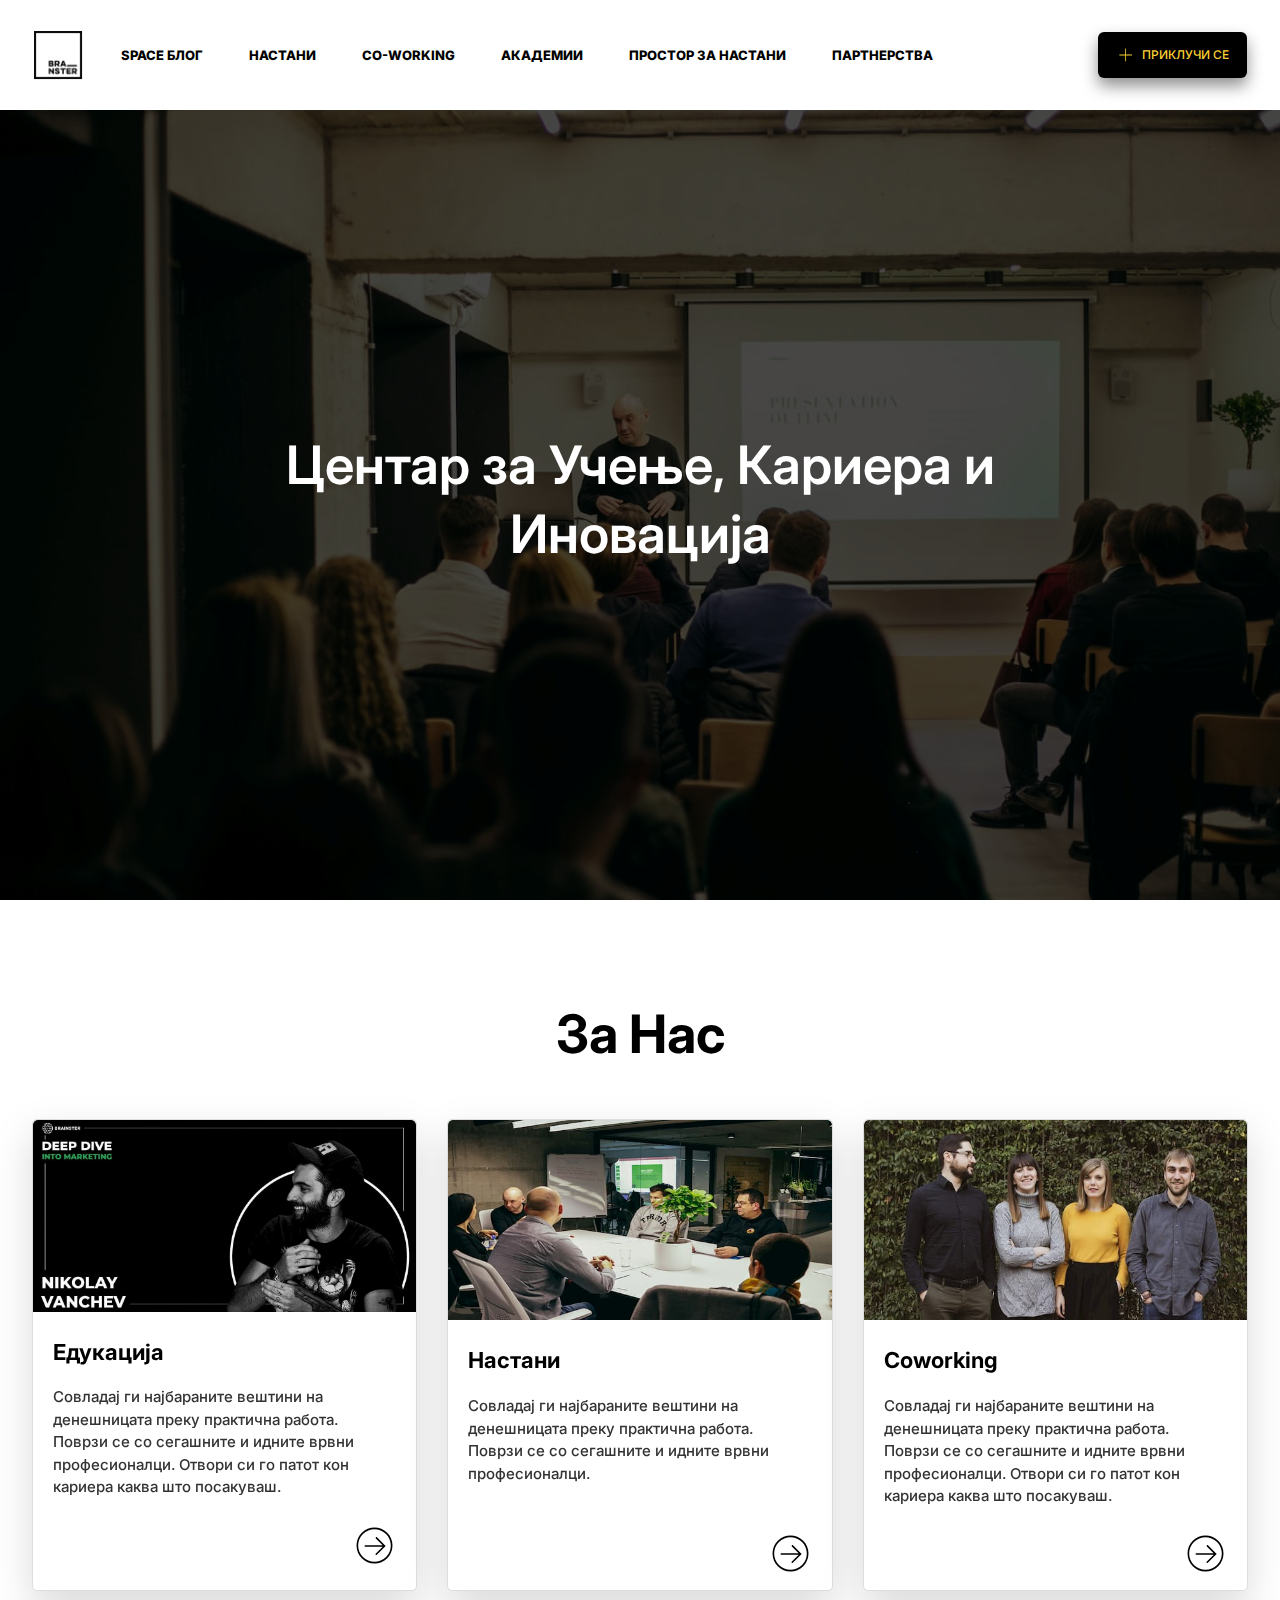
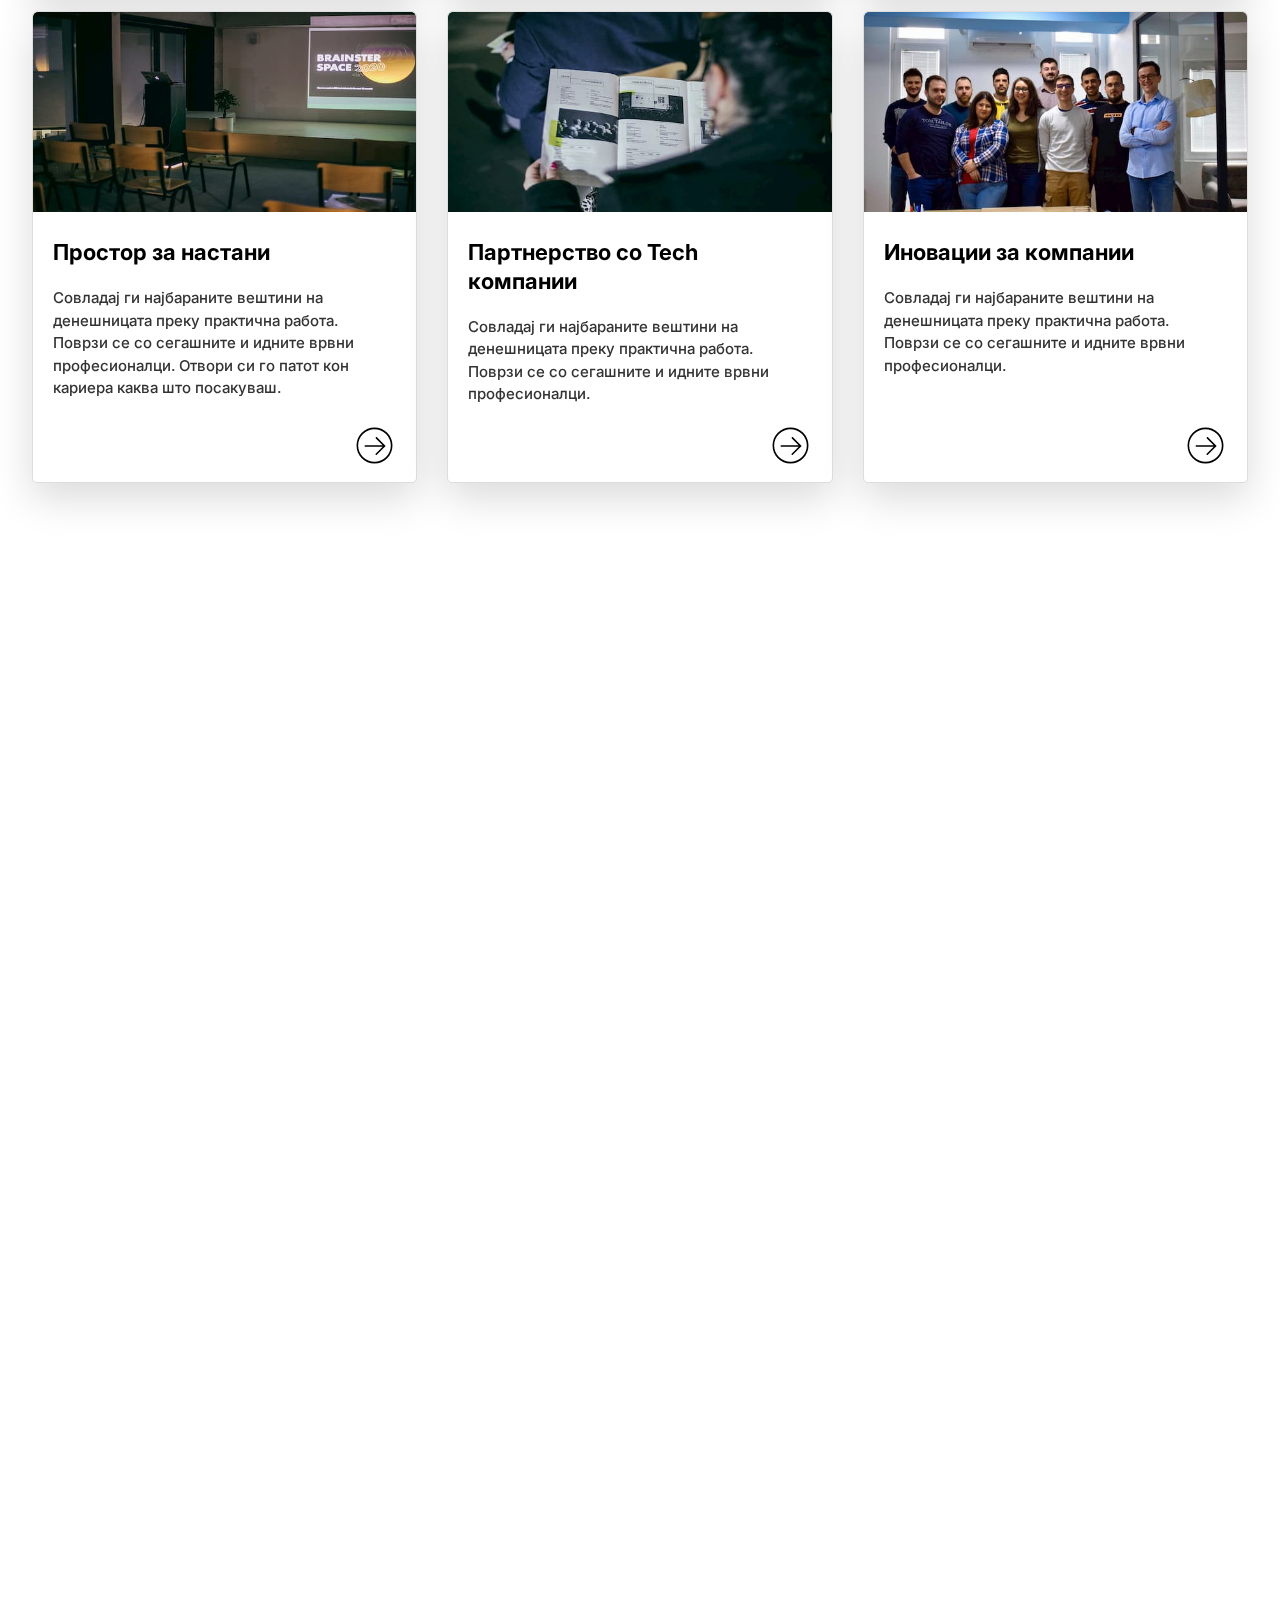
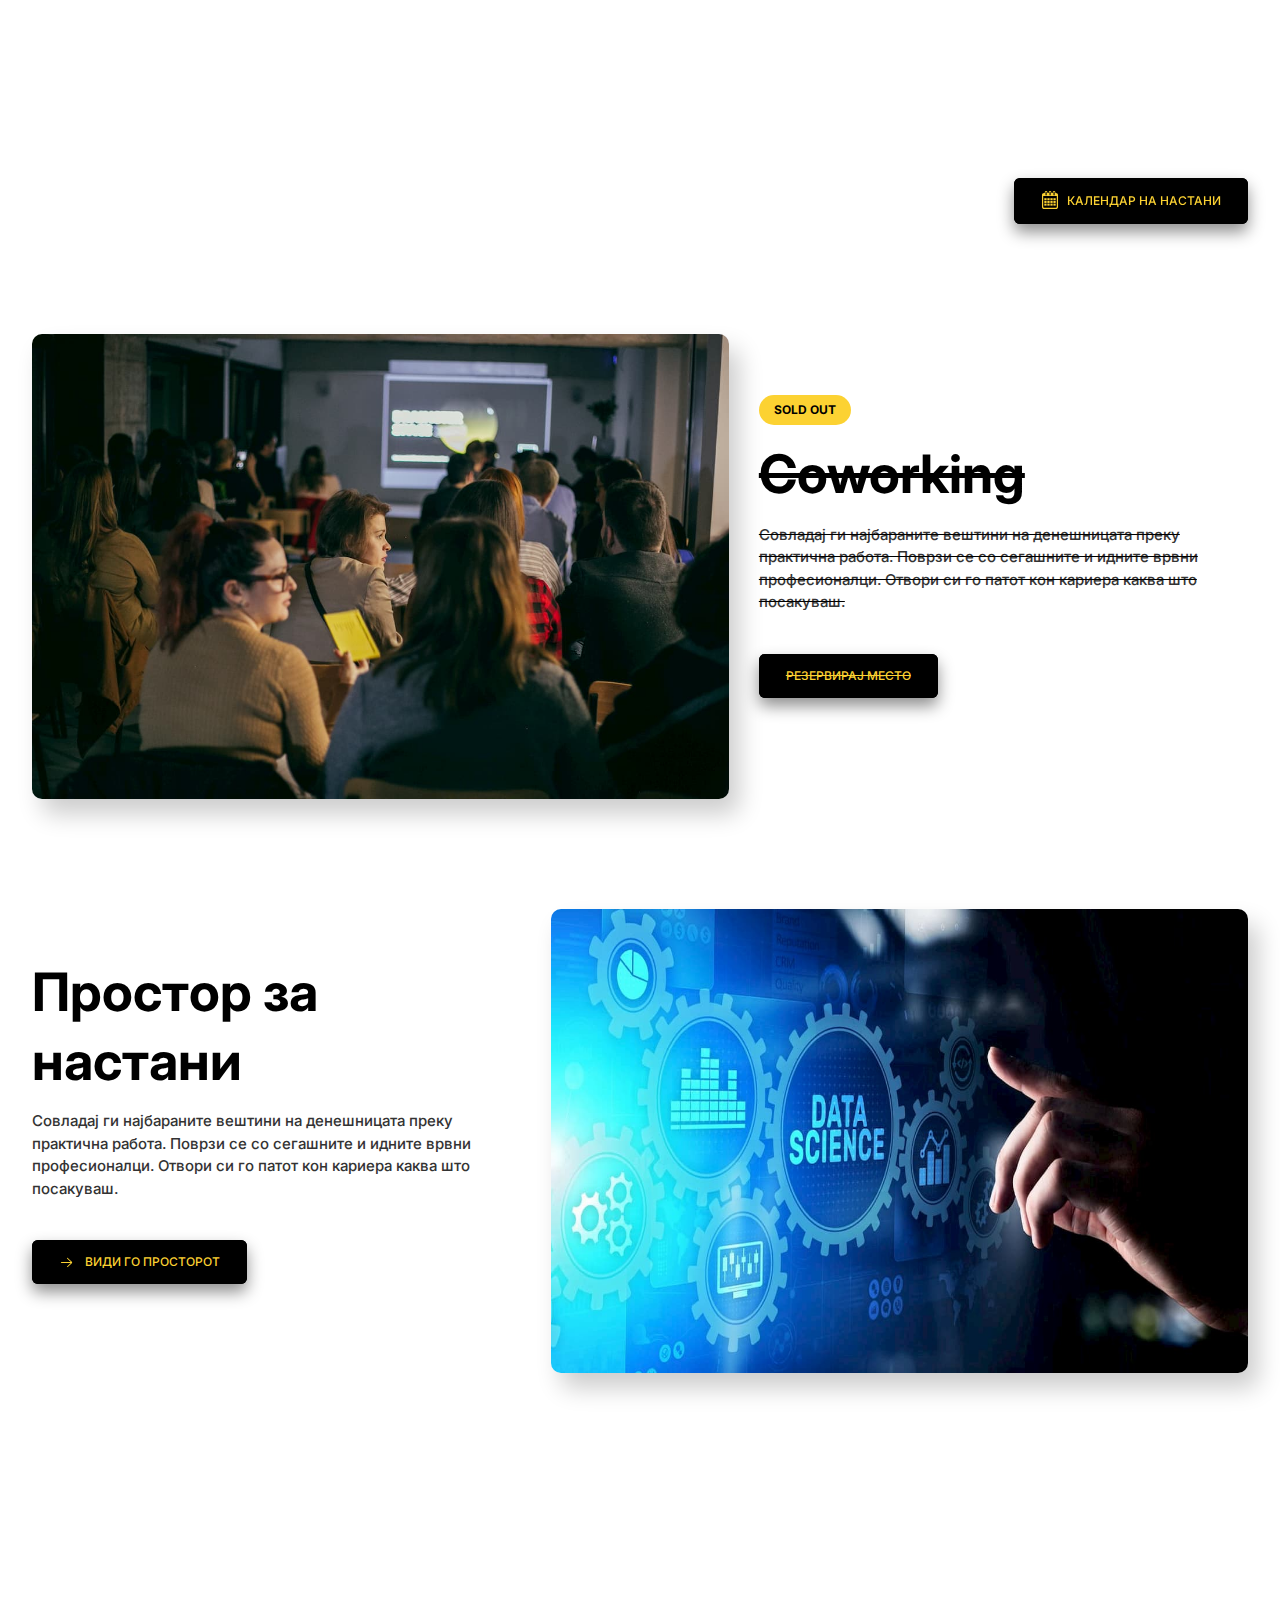
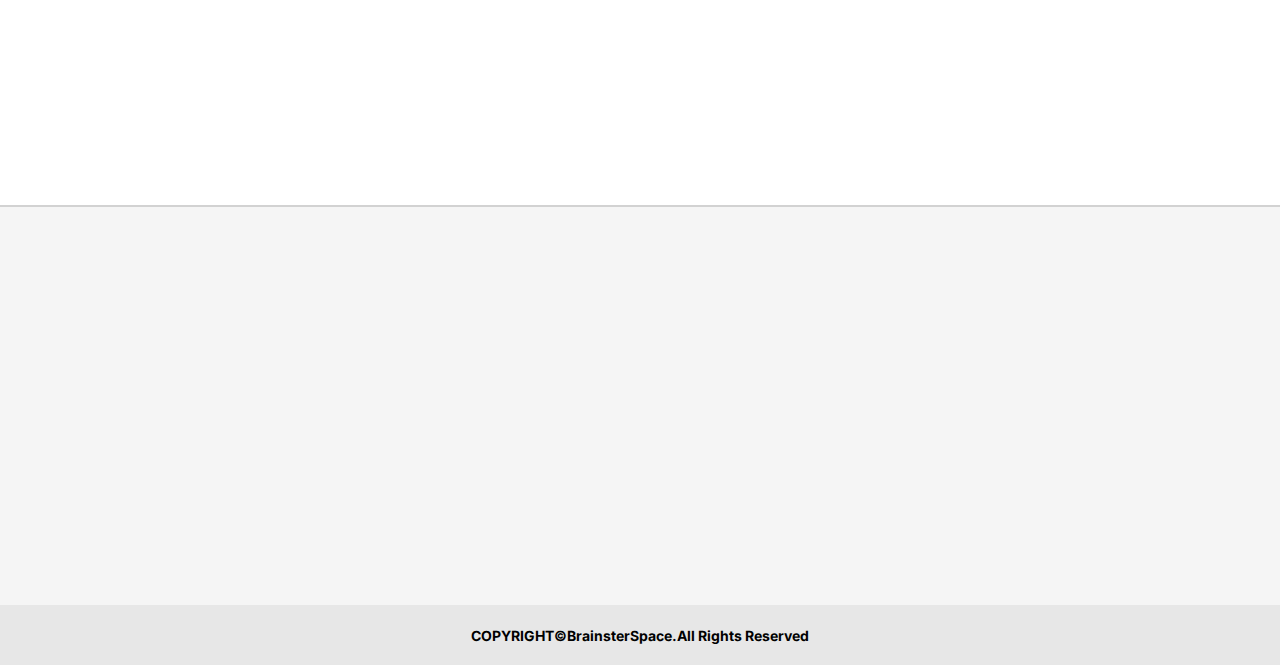
<file: index.html>
<!DOCTYPE html>
<html>

<head>
  <title>Дома</title>
  <meta name="keywords" content="Project_2" />
  <meta name="description" content="Project_2" />
  <meta name="author" content="Project_2" />
  <meta charset="utf-8" />
  <meta name="viewport" content="width=device-width,initial-scale=1.0" />
  <link rel="stylesheet" href="https://maxcdn.bootstrapcdn.com/bootstrap/3.3.7/css/bootstrap.min.css" />
  <link rel="stylesheet" type="text/css" href="./assets/css/animate.css" />
  <link rel="stylesheet" type="text/css" href="./assets/css/style.css" />
  <link rel="stylesheet" type="text/css" href="./assets/css/query.css" />
  <link href="https://fonts.googleapis.com/css?family=Inter:300,400,500,600,700,800&display=swap" rel="stylesheet">
  <link rel="stylesheet" href="https://stackpath.bootstrapcdn.com/font-awesome/4.7.0/css/font-awesome.min.css" />
  <link rel="apple-touch-icon" sizes="180x180" href="/apple-touch-icon.png">
  <link rel="icon" type="image/png" sizes="32x32" href="./assets/favicon/favicon-32x32.png">
  <link rel="icon" type="image/png" sizes="16x16" href="./assets/favicon/favicon-16x16.png">
  <link rel="manifest" href="./assets/favicon/site.webmanifest">
  <meta name="msapplication-TileColor" content="#da532c">
  <meta name="theme-color" content="#ffffff">
</head>

<body>
  <nav class="navbar navbar-default">
    <div class="nav-wrap first">
      <div class="navbar-header">
        <li class="btn-position">
          <a href="#" class="bt btn-black line-none"><svg class="plus_icon">
              <use xlink:href="./assets/icons/plus.svg#Layer_1"></use>
            </svg>&nbsp;&nbsp;Приклучи Се</a>
        </li>
        <button type="button" class="navbar-toggle collapsed first" data-toggle="collapse" data-target="#bs-navbar"
          aria-expanded="false">
          <span class="sr-only">Toggle navigation</span>
          <span class="icon-bar"></span>
          <span class="icon-bar"></span>
          <span class="icon-bar"></span>
        </button>
        <a class="navbar-brand" href="index.html"><img src="./assets/img/logo.jpg" alt="LOGO" /></a>
      </div>
      <div class="collapse navbar-collapse first" id='bs-navbar'>
        <ul class="nav navbar-nav navbar-right">
          <li class="home-nav"><a href="blog.html">Space Блог</a></li>
          <li class="home-nav"><a href="calendar.html">Настани</a></li>
          <li class="home-nav"><a href="#">Co-Working</a></li>
          <li class="home-nav"><a href="akademii.html">Академии</a></li>
          <li class="home-nav"><a href="events.html">Простор За Настани</a></li>
          <li class="home-nav before"><a data-toggle="modal" href='#form-partner'>Партнерства</a></li>
          <li class="last desk">
            <a href="#" class="bt btn-black line-none"><svg class="plus_icon">
                <use xlink:href="./assets/icons/plus.svg#Layer_1"></use>
              </svg>&nbsp;&nbsp;Приклучи Се</a>
          </li>
          <li class="home-nav last mob">
            <a href="#" class="bt btn-yellow line-none"><svg class="plus_icon_mob">
                <use xlink:href="./assets/icons/plus.svg#Layer_1"></use>
              </svg>&nbsp;&nbsp;Приклучи Се</a>
          </li>
        </ul>
      </div>
    </div>
  </nav>

  <header id="home-header">
    <div class="overlay">
      <div class="header-content">
        <h1 class="h1-style text-center d-block">
          <span class="heading-primary--main moveInRight">Центар за Учење, Кариера и</span>
          <span class="heading-primary--sub moveInLeft">Иновација</span>
        </h1>
      </div>
    </div>
  </header>

  <main>
    <section class="forus py-10-4">
      <div class="container-fluid">
        <div class="row">
          <div class="col-sm-12">
            <h2 class="h2-style text-center mb-5">За Нас</h2>
          </div>
        </div>
        <div class="row" id="forUs"></div>
      </div>
    </section>

    <section class="home-education py-4">
      <div class="container-fluid">
        <div class="row d-flex">
          <div class="col-md-5 col-xs-12 js--wp-3">
            <h2 class="h2-style mb-2">Едукација</h2>
            <div class="paragraphs mb-4">
              <p>Совладај ги најбараните вештини на денешницата преку практична работа. Поврзи се со сегашните и идните
                врвни професионалци. Поврзи се со сегашните и идните
                врвни професионалци.</p>
            </div>
            <a href="#" class="bs btn-black line-none mr-1 mb-5 btnAcademy">Академии</a>
            <a href="#" class="bm btn-yellow line-none mb-5 btnCompany">За Компании</a>
          </div>
          <div class="col-md-7 col-xs-12 js--wp-4">
            <div class="photo">
              <img src="./assets/img/hero-blog.jpg" class="img-responsive img-round" alt="Image">
              <div class="glow-wrap">
                <i class="glow"></i>
              </div>
            </div>
          </div>
        </div>
    </section>

    <section class="home-company py-4 d-none">
      <div class="container-fluid">
        <div class="row d-flex">
          <div class="col-md-5 col-xs-12">
            <h2 class="h2-style mb-2">Компании</h2>
            <div class="paragraphs mb-4">
              <p>Совладај ги најбараните вештини на денешницата преку практична работа. Поврзи се со сегашните и идните
                врвни професионалци. Поврзи се со сегашните и идните
                врвни професионалци.</p>
              <p>Совладај ги најбараните вештини на денешницата преку практична работа. Поврзи се со сегашните</p>
              <p>Совладај ги најбараните вештини на денешницата преку практична работа. Поврзи се со сегашните и идните
                врвни професионалци.</p>
            </div>
            <a href="#" class="bm btn-yellow line-none mr-1 mb-5 btnAcademy">Академии</a>
            <a href="#" class="bs btn-black line-none mb-5 btnCompany">За Компании</a>
          </div>
          <div class="col-md-7 col-xs-12">
            <div class="photo">
              <img src="./assets/img/Za_Nas/nastani.jpg" class="img-responsive img-round" alt="Image">
              <div class="glow-wrap">
                <i class="glow"></i>
              </div>
            </div>
          </div>
        </div>
    </section>

    <section class="home-events py-6">
      <div class="container-fluid">
        <div class="row js--wp-1">
          <div class="col-sm-12 company-heading">
            <h2 class="h2-style text-center mb-5">Настани</h2>
          </div>
        </div>
        <div class="row mb-3 js--wp-1" id="events"></div>
        <div class="text-right">
          <a href="calendar.html" class="bs btn-black line-none"><svg class="calendar_icon">
              <use xlink:href="./assets/icons/calendar-interface-symbol-tool.svg#Capa_1"></use>
            </svg>&nbsp;&nbsp;Календар На Настани</a>
        </div>
      </div>
    </section>

    <section class="home-coworking py-6">
      <div class="container-fluid">
        <div class="row d-flex reverse">
          <div class="col-md-7 photo">
            <img src="./assets/img/Nastani/codeworks.jpg" class="img-responsive img-round" alt="Image">
            <div class="glow-wrap">
              <i class="glow"></i>
            </div>
          </div>
          <div class="col-md-5">
            <button class="btn-round line-none mb-2">Sold Out</button>
            <h2 class="h2-style line-th mb-2">Coworking</h2>
            <div class="paragraphs line-th mb-4">
              <p>Совладај ги најбараните вештини на денешницата преку практична работа. Поврзи се со сегашните и идните
                врвни професионалци. Отвори си го патот кон кариера каква што посакуваш.</p>
            </div>
            <a href="#" class="bs btn-black line-th mb-5 btnReserve">Резервирај место</a>
            <div class="msgDiv d-none">
              <p class="msgPlace"><svg class='warning_icon'>
                  <use xlink:href='./assets/icons/warning.svg#Capa_1'></use>
                </svg> Местата се распродадени.</p>
            </div>
          </div>
        </div>
      </div>
    </section>

    <section class="home-space py-6">
      <div class="container-fluid">
        <div class="row d-flex">
          <div class="col-md-5">
            <h2 class="h2-style mb-2">Простор за настани</h2>
            <div class="paragraphs mb-4">
              <p>Совладај ги најбараните вештини на денешницата преку практична работа. Поврзи се со сегашните и идните
                врвни професионалци. Отвори си го патот кон кариера каква што посакуваш.</p>
            </div>
            <a href="events.html" class="bs btn-black line-none mb-5"><svg class="arrow_icon">
                <use xlink:href="./assets/icons/right-arrow.svg#Layer"></use>
              </svg>&nbsp;&nbsp;Види го просторот</a>
          </div>
          <div class="col-md-7">
            <div class="photo">
              <img src="./assets/img/Space_Blog_Kartici/1_xX6Cpskem0SbqQuPZ8R-4g.jpg" class="img-responsive img-round"
                alt="Image">
              <div class="glow-wrap">
                <i class="glow"></i>
              </div>
            </div>
          </div>
        </div>
    </section>

    <section class="home-partenrs py-4-10">
      <div class="container-fluid">
        <div class="row text-center">
          <div class="col-sm-12 js--wp-5">
            <h2 class="h2-style mb-3">Партнери</h2>
            <a href="" class="typewrite">
              <h3 class="h3-style mb-5 f-weight-5 typewrite" data-period="2000"
                data-type='[ "Имаш идеја? Отворени сме за соработка" ]'><span class="wrap-type"></span></h3>
              <a href="events.html" class="bs btn-black line-none"><svg class="arrow_icon">
                  <use xlink:href="./assets/icons/right-arrow.svg#Layer"></use>
                </svg>&nbsp;&nbsp;Види го просторот</a>
          </div>
        </div>
      </div>
    </section>
  </main>

  <footer class="footer py-10">
    <div class="container-fluid">
      <div class="row">
        <div class="col-md-5 col-sm-8">
          <div class="row row-inner d-f">
            <div class="col-md-6 col-sm-4 col-xs-12 mb-2 js--wp-10">
              <div class="content-links">
                <h4 class='mb-3'>Корисни Линкови</h4>
                <ul class="footer-ul">
                  <li><a href="#" data-toggle="popover" title="Бојан Трајкоски"
                      data-content="Е-маил: bojan.trajkoski.mk@gmail.com Тел: 070/318-931">Контакт</a></li>
                  <li><a href="https://www.wearelaika.com/">Отворени Позиции</a></li>
                  <li><a
                      href="https://medium.com/wearelaika/brainster-space-the-new-home-of-the-local-tech-community-in-skopje-ffe97b564152">Галерија</a>
                  </li>
                  <li><a href="calendar.html">Календар</a></li>
                </ul>
              </div>
            </div>
            <div class="col-md-6 col-sm-4 col-xs-12 js--wp-10">
              <div class="content-social">
                <h4 class="mb-3">Социјални Мрежи</h4>
                <ul class="footer-ul-social">
                  <li><a href=""><svg class="sc_icon">
                        <use xlink:href="./assets/icons/facebook.svg#Capa_1"></use>
                      </svg></a></li>
                  <li><a href=""><svg class="sc_icon">
                        <use xlink:href="./assets/icons/linkedin.svg#Capa_1"></use>
                      </svg></a></li>
                  <li><a href=""><img src="./assets/icons/instagram.svg" alt="insta" class="sc_icon"></a></li>
                </ul>
              </div>
            </div>
          </div>
        </div>
        <div class="col-md-7 col-sm-4 text-right col-sm-4 col-xs-12 js--wp-10">
          <a href="index.html"><img src="./assets/img/logo_footer.jpg" alt="logo_footer"
              class="logo_footer pulsate"></a>
        </div>
      </div>
    </div>
  </footer>

  <div class="subfooter">COPYRIGHT&copy;BrainsterSpace.All Rights Reserved</div>

  <div class="popup-form d-none">
    <div class="container-new">
      <div class="message signup">
        <a href="#" class="close-icon">
          <svg class="close_icon">
            <use xlink:href="./assets/icons/close.svg#Layer_1"></use>
          </svg></a>
        <div class="btn-wrapper">
          <button class="button" id="signup">Пријави Се</button>
          <button class="button" id="login">Логирај Се</button>
        </div>
      </div>
      <div class="form form--signup">
        <h3 class="form--heading mb-3">Добредојде! Пријави Се</h3>
        <form autocomplete="off" class="form-sign-log" action="./assets/php/process-form.php" method="POST">
          <input type="text" placeholder="Име" required>
          <input type="email" placeholder="Е-маил" required>
          <input type="password" placeholder="Лозинка" required>
          <button type="submit" class="button">Пријави Се</button>
        </form>
      </div>
      <div class="form form--login">
        <h3 class="form--heading mb-3">Добредојде назад! </h3>
        <form autocomplete="off" class="form-sign-log" action="./assets/php/process-form.php" method="POST">
          <input type="text" placeholder="Име" required>
          <input type="password" placeholder="Лозинка" required>
          <button type="submit" class="button">Логирај Се</button>
        </form>
      </div>
    </div>
  </div>

  <div class="modal fade" id="form-partner">
    <div class="modal-dialog">
      <div class="modal-content">
        <div class="modal-header">
          <button type="button" class="close" data-dismiss="modal" aria-hidden="true">&times;</button>
          <h3 class="modal-title h3-style">Приклучи се</h3>
        </div>
        <div class="modal-body">
          <form action="#" method="GET" class="form-horizontal" role="form">
            <div class="form-group">
              <label for="name" class="text-partners">Име и Презиме (задолжително)
                <span class="nameValid">Внесете Име и Презиме</span>
              </label>
              <input type="text" class="form-control" name="name" id="name" aria-describedby="helpId"
                placeholder="Внесете Име и Презиме" data-content="blur" required>
            </div>
            <div class="form-group">
              <label for="company" >Име на компанија (незадолжително)</label>
              <input type="text" class="form-control" name="company" id="company" aria-describedby="helpId"
                placeholder="Внесете Име на Вашате Компанија" data-content="blur">
            </div>
            <div class="form-group">
              <label for="telephone" class="text-partners">Телефонски Број (задолжително)
                <span class="telValid">Внесете Телефонски Број</span>
              </label>
              <input type="number" name="telephone" id="telephone" class="form-control" value="" min="" max="" step=""
                required="required" title="" data-content="blur" placeholder="Внесете Телефонски Број">
            </div>
            <div class="form-group">
              <label for="textarea" class="text-partners">Предлог за Соработка (незадолжително)<span
                  class="msg-strings">300</span></label>
              <textarea class="form-control" data-content="blur" name="textarea" id="textarea" rows="5" maxlength="300"
                placeholder="Во 300 карактери, опишете зошто сакате да соработуваме"></textarea>
            </div>
            <div class="modal-footer">
              <button type="button" class="bt btn-white line-none" data-dismiss="modal">Исклучи</button>
              <button type="submit" class="bt btn-black line-none validation"><svg class="arrow_icon">
                  <use xlink:href="./assets/icons/right-arrow.svg#Layer"></use>
                </svg>&nbsp;&nbsp;Испрати форма</button>
            </div>
          </form>
        </div>
      </div>
    </div>
  </div>

  <div class="modal fade" id="form-company">
    <div class="modal-dialog">
      <div class="modal-content">
        <div class="modal-header">
          <button type="button" class="close" data-dismiss="modal" aria-hidden="true">&times;</button>
          <h3 class="modal-title h3-style">Приклучи се</h3>
        </div>
        <div class="modal-body">
          <form action="#" method="GET" class="form-horizontal" role="form">
            <div class="form-group">
              <label for="nameC" class="text-partners">Име и Презиме (задолжително)
                <span class="nameValidC">Внесете Име и Презиме</span>
              </label>
              <input type="text" class="form-control" data-content="blur" name="nameC" id="nameC"
                aria-describedby="helpId" placeholder="Внесете Име и Презиме" required>
            </div>
            <div class="form-group">
              <label for="companyC">Име на компанија (незадолжително)</label>
              <input type="text" class="form-control" data-content="blur" name="companyC" id="companyC"
                aria-describedby="helpId" placeholder="Внесете Име на Вашате Компанија">
            </div>
            <div class="form-group">
              <label for="emailC">Е-маил на компанија (незадолжително)</label>
              <input type="email" class="form-control" data-content="blur" name="emailC" id="emailC"
                aria-describedby="emailHelpId" placeholder="Внесете Е-маил на Вашате Компанија">
            </div>
            <div class="form-group">
              <label for="telephoneC" class="text-partners">Телефонски Број (задолжително)
                <span class="telValidC">Внесете Телефонски Број</span>
              </label>
              <input type="number" name="telephoneC" data-content="blur" id="telephoneC" class="form-control" value=""
                min="" max="" step="" required="required" title="" placeholder="Внесете Телефонски Број">
            </div>
            <div class="form-group">
              <label for="textareaC" class="text-partners">Потреби на Компанијата (незадолжително)<span
                  class="msg-stringsC">300</span></label>
              <textarea class="form-control" data-content="blur" name="textareaC" id="textareaC" rows="5"
                maxlength="300" placeholder="Во 300 карактери, опишете ги вашите потреби"></textarea>
            </div>
            <div class="modal-footer">
              <button type="button" class="bt btn-white line-none" data-dismiss="modal">Исклучи</button>
              <button type="submit" class="bt btn-black line-none validationC"><svg class="arrow_icon">
                  <use xlink:href="./assets/icons/right-arrow.svg#Layer"></use>
                </svg>&nbsp;&nbsp;Испрати форма</button>
            </div>
          </form>
        </div>
      </div>
    </div>
  </div>

  <script src="https://cdnjs.cloudflare.com/ajax/libs/jquery/3.3.1/jquery.js"></script>
  <script src="https://maxcdn.bootstrapcdn.com/bootstrap/3.3.7/js/bootstrap.min.js"></script>
  <script src="./assets/js/jquery.waypoints.min.js"></script>
  <script src="./assets/js/data.js"></script>
  <script src="./assets/js/jquery.js"></script>
  <script src="./assets/js/app.js"></script>
</body>

</html>
</file>
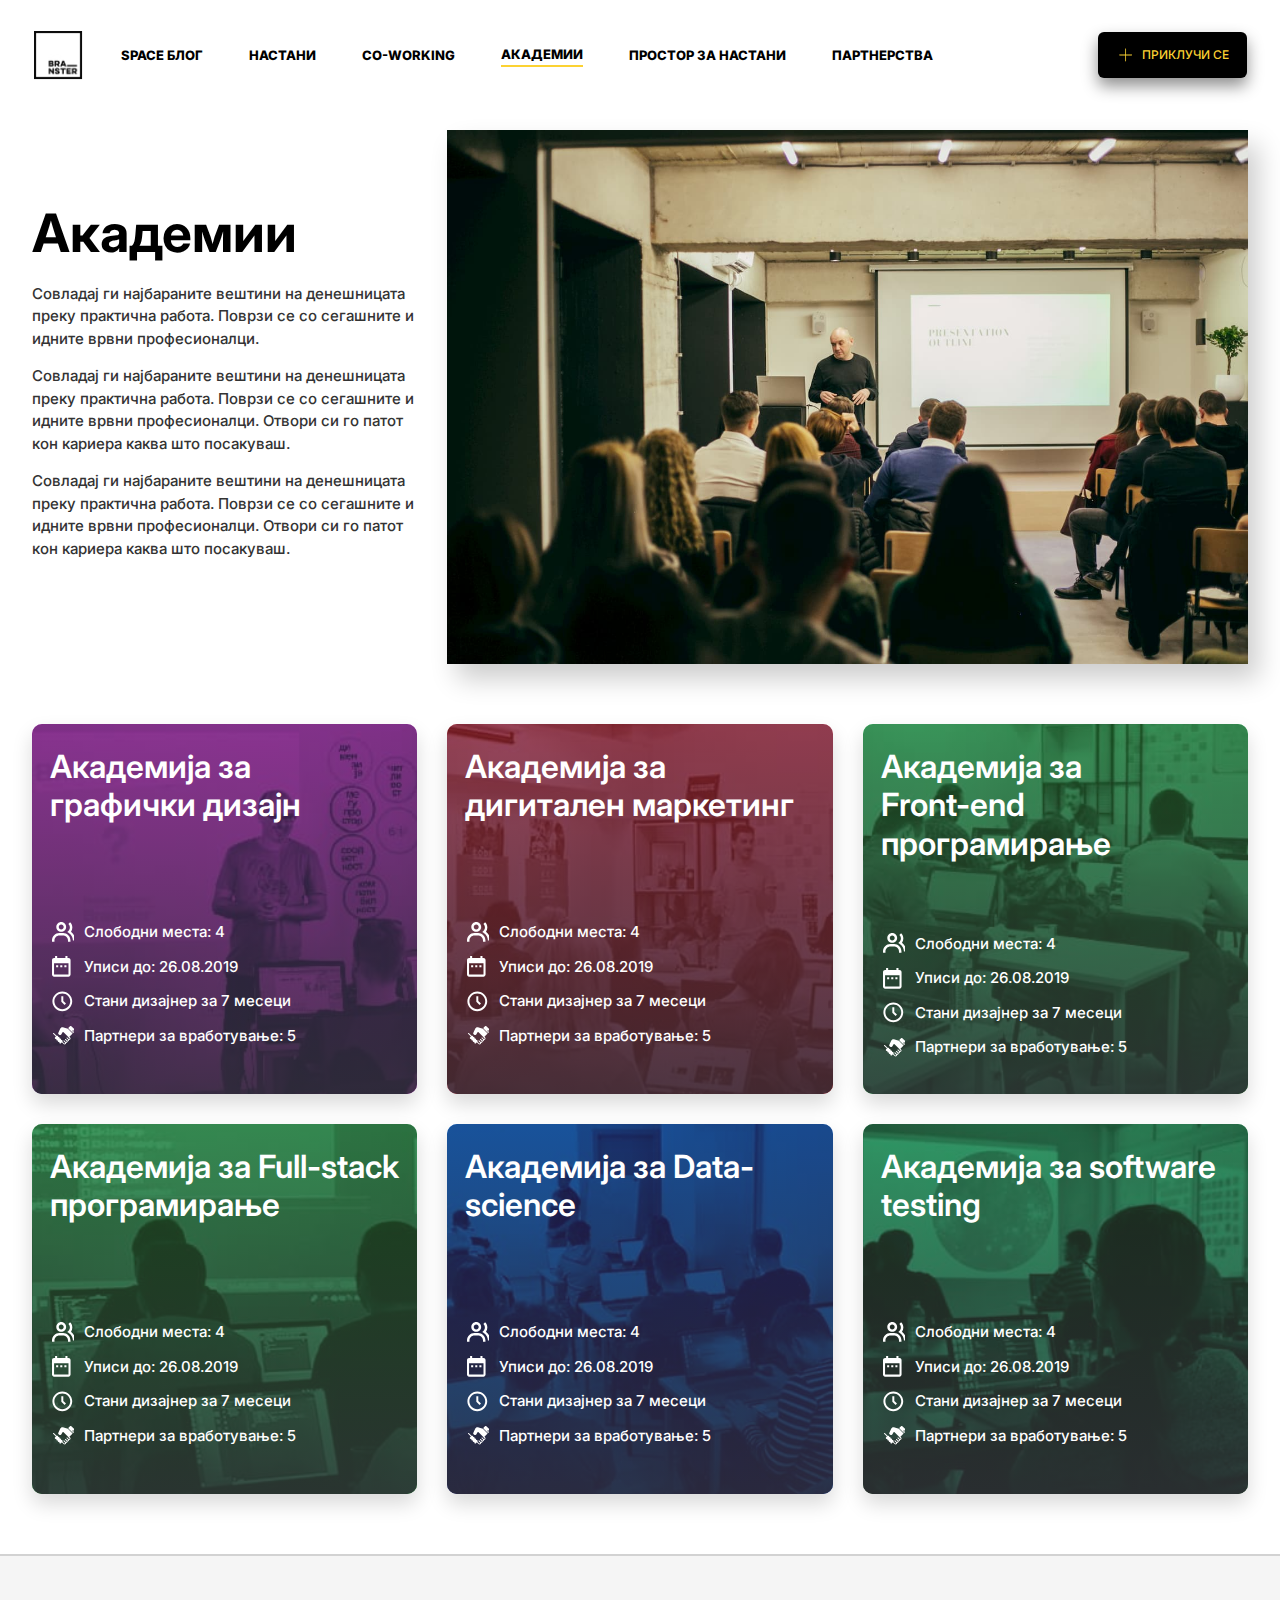
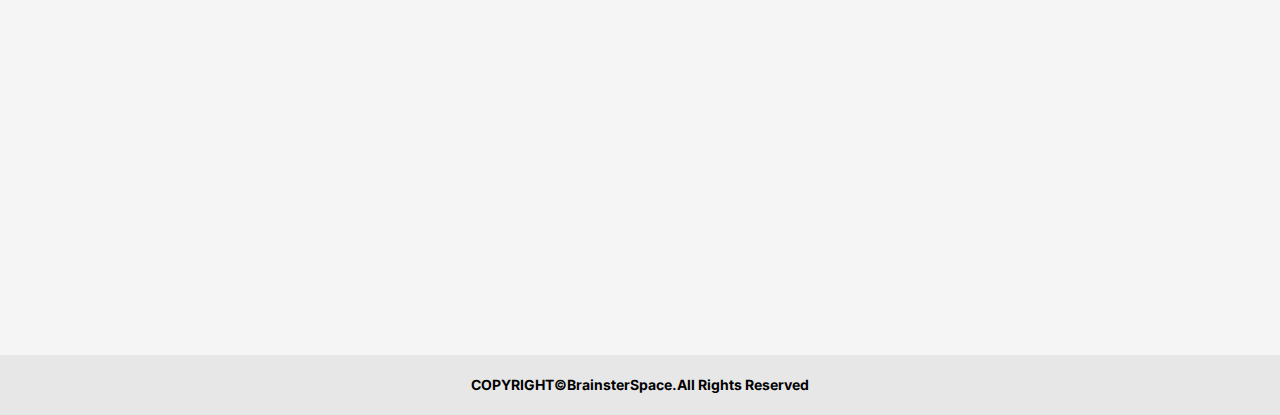
<file: akademii.html>
<!DOCTYPE html>
<html>

<head>
  <title>Академии</title>
  <meta name="keywords" content="Project_2" />
  <meta name="description" content="Project_2" />
  <meta name="author" content="Project_2" />
  <meta charset="utf-8" />
  <meta name="viewport" content="width=device-width,initial-scale=1.0" />
  <link rel="stylesheet" href="https://maxcdn.bootstrapcdn.com/bootstrap/3.3.7/css/bootstrap.min.css" />
  <link rel="stylesheet" type="text/css" href="./assets/css/animate.css" />
  <link rel="stylesheet" type="text/css" href="./assets/css/style.css" />
  <link rel="stylesheet" type="text/css" href="./assets/css/query.css" />
  <link href="https://fonts.googleapis.com/css?family=Inter:300,400,500,600,700,800&display=swap" rel="stylesheet">
  <link rel="stylesheet" href="https://stackpath.bootstrapcdn.com/font-awesome/4.7.0/css/font-awesome.min.css" />
  <link rel="apple-touch-icon" sizes="180x180" href="/apple-touch-icon.png">
  <link rel="icon" type="image/png" sizes="32x32" href="./assets/favicon/favicon-32x32.png">
  <link rel="icon" type="image/png" sizes="16x16" href="./assets/favicon/favicon-16x16.png">
  <link rel="manifest" href="./assets/favicon/site.webmanifest">
  <meta name="msapplication-TileColor" content="#da532c">
  <meta name="theme-color" content="#ffffff">
</head>

<body>
  <nav class="navbar navbar-default">
    <div class="nav-wrap first">
      <div class="navbar-header">
        <li class="btn-position">
          <a href="#" class="bt btn-black line-none"><svg class="plus_icon">
              <use xlink:href="./assets/icons/plus.svg#Layer_1"></use>
            </svg>&nbsp;&nbsp;Приклучи Се</a>
        </li>
        <button type="button" class="navbar-toggle collapsed first" data-toggle="collapse" data-target="#bs-navbar"
          aria-expanded="false">
          <span class="sr-only">Toggle navigation</span>
          <span class="icon-bar"></span>
          <span class="icon-bar"></span>
          <span class="icon-bar"></span>
        </button>
        <a class="navbar-brand" href="index.html"><img src="./assets/img/logo.jpg" alt="LOGO" /></a>
      </div>
      <div class="collapse navbar-collapse first" id='bs-navbar'>
        <ul class="nav navbar-nav navbar-right">
          <li class="home-nav"><a href="blog.html">Space Блог</a></li>
          <li class="home-nav"><a href="calendar.html">Настани</a></li>
          <li class="home-nav"><a href="#">Co-Working</a></li>
          <li class="home-nav"><a href="akademii.html" class="btn-border">Академии</a></li>
          <li class="home-nav"><a href="events.html">Простор За Настани</a></li>
          <li class="home-nav before"><a data-toggle="modal" href='#form-partner'>Партнерства</a></li>
          <li class="last desk">
            <a href="#" class="bt btn-black line-none"><svg class="plus_icon">
                <use xlink:href="./assets/icons/plus.svg#Layer_1"></use>
              </svg>&nbsp;&nbsp;Приклучи Се</a>
          </li>
          <li class="home-nav last mob">
            <a href="#" class="bt btn-yellow line-none"><svg class="plus_icon_mob">
                <use xlink:href="./assets/icons/plus.svg#Layer_1"></use>
              </svg>&nbsp;&nbsp;Приклучи Се</a>
          </li>
        </ul>
      </div>
    </div>
  </nav>

  <main>
    <section class="academy py-3">
      <div class="container-fluid">
        <div class="row d-flex">
          <div class="col-md-4 mb-3">
            <div class="row">
              <div class="col-sm-12">
                <h2 class="h2-style mb-2">Академии</h2>
              </div>
            </div>
            <div class="paragraphs">
              <p>Совладај ги најбараните вештини на денешницата преку практична работа. Поврзи се со сегашните и идните
                врвни професионалци.</p>
              <p>Совладај ги најбараните вештини на денешницата преку практична работа. Поврзи се со сегашните и идните
                врвни професионалци. Отвори си го патот кон кариера каква што посакуваш.</p>
              <p>Совладај ги најбараните вештини на денешницата преку практична работа. Поврзи се со сегашните и идните
                врвни професионалци. Отвори си го патот кон кариера каква што посакуваш.</p>
            </div>
          </div>
          <div class="col-md-8">
            <div class="photo">
              <img src="./assets/img/hero.jpg" class="img-responsive" alt="Image">
              <div class="glow-wrap">
                <i class="glow"></i>
              </div>
            </div>
          </div>
        </div>
    </section>

    <section class="academy-cards py-3">
      <div class="container-fluid">
        <div class="row" id="academy"></div>
      </div>
    </section>
  </main>

  <footer class="footer py-10">
    <div class="container-fluid">
      <div class="row">
        <div class="col-md-5 col-sm-8">
          <div class="row row-inner d-f">
            <div class="col-md-6 col-sm-4 col-xs-12 mb-2 js--wp-10">
              <div class="content-links">
                <h4 class='mb-3'>Корисни Линкови</h4>
                <ul class="footer-ul">
                  <li><a href="#" data-toggle="popover" title="Бојан Трајкоски"
                      data-content="Е-маил: bojan.trajkoski.mk@gmail.com Тел: 070/318-931">Контакт</a></li>
                  <li><a href="https://www.wearelaika.com/">Отворени Позиции</a></li>
                  <li><a
                      href="https://medium.com/wearelaika/brainster-space-the-new-home-of-the-local-tech-community-in-skopje-ffe97b564152">Галерија</a>
                  </li>
                  <li><a href="calendar.html">Календар</a></li>
                </ul>
              </div>
            </div>
            <div class="col-md-6 col-sm-4 col-xs-12 js--wp-10">
              <div class="content-social">
                <h4 class="mb-3">Социјални Мрежи</h4>
                <ul class="footer-ul-social">
                  <li><a href=""><svg class="sc_icon">
                        <use xlink:href="./assets/icons/facebook.svg#Capa_1"></use>
                      </svg></a></li>
                  <li><a href=""><svg class="sc_icon">
                        <use xlink:href="./assets/icons/linkedin.svg#Capa_1"></use>
                      </svg></a></li>
                  <li><a href=""><img src="./assets/icons/instagram.svg" alt="insta" class="sc_icon"></a></li>
                </ul>
              </div>
            </div>
          </div>
        </div>
        <div class="col-md-7 col-sm-4 text-right col-sm-4 col-xs-12 js--wp-10">
          <a href="index.html"><img src="./assets/img/logo_footer.jpg" alt="logo_footer"
              class="logo_footer pulsate"></a>
        </div>
      </div>
    </div>
  </footer>

  <div class="subfooter">COPYRIGHT&copy;BrainsterSpace.All Rights Reserved</div>

  <div class="popup-form d-none">
    <div class="container-new">
      <div class="message signup">
        <a href="#" class="close-icon">
          <svg class="close_icon">
            <use xlink:href="./assets/icons/close.svg#Layer_1"></use>
          </svg></a>
        <div class="btn-wrapper">
          <button class="button" id="signup">Пријави Се</button>
          <button class="button" id="login">Логирај Се</button>
        </div>
      </div>
      <div class="form form--signup">
        <h3 class="form--heading mb-3">Добредојде! Пријави Се</h3>
        <form autocomplete="off" class="form-sign-log" action="./assets/php/process-form.php" method="POST">
          <input type="text" placeholder="Име" required>
          <input type="email" placeholder="Е-маил" required>
          <input type="password" placeholder="Лозинка" required>
          <button type="submit" class="button">Пријави Се</button>
        </form>
      </div>
      <div class="form form--login">
        <h3 class="form--heading mb-3">Добредојде назад! </h3>
        <form autocomplete="off" class="form-sign-log" action="./assets/php/process-form.php" method="POST">
          <input type="text" placeholder="Име" required>
          <input type="password" placeholder="Лозинка" required>
          <button type="submit" class="button">Логирај Се</button>
        </form>
      </div>
    </div>
  </div>

  <div class="modal fade" id="form-partner">
    <div class="modal-dialog">
      <div class="modal-content">
        <div class="modal-header">
          <button type="button" class="close" data-dismiss="modal" aria-hidden="true">&times;</button>
          <h3 class="modal-title h3-style">Приклучи се</h3>
        </div>
        <div class="modal-body">
          <form action="#" method="GET" class="form-horizontal" role="form">
            <div class="form-group">
              <label for="name" class="text-partners">Име и Презиме (задолжително)
                <span class="nameValid">Внесете Име и Презиме</span>
              </label>
              <input type="text" class="form-control" name="name" id="name" aria-describedby="helpId"
                placeholder="Внесете Име и Презиме" data-content="blur" required>
            </div>
            <div class="form-group">
              <label for="company" >Име на компанија (незадолжително)</label>
              <input type="text" class="form-control" name="company" id="company" aria-describedby="helpId"
                placeholder="Внесете Име на Вашате Компанија" data-content="blur">
            </div>
            <div class="form-group">
              <label for="telephone" class="text-partners">Телефонски Број (задолжително)
                <span class="telValid">Внесете Телефонски Број</span>
              </label>
              <input type="number" name="telephone" id="telephone" class="form-control" value="" min="" max="" step=""
                required="required" title="" data-content="blur" placeholder="Внесете Телефонски Број">
            </div>
            <div class="form-group">
              <label for="textarea" class="text-partners">Предлог за Соработка (незадолжително)<span
                  class="msg-strings">300</span></label>
              <textarea class="form-control" data-content="blur" name="textarea" id="textarea" rows="5" maxlength="300"
                placeholder="Во 300 карактери, опишете зошто сакате да соработуваме"></textarea>
            </div>
            <div class="modal-footer">
              <button type="button" class="bt btn-white line-none" data-dismiss="modal">Исклучи</button>
              <button type="submit" class="bt btn-black line-none validation"><svg class="arrow_icon">
                  <use xlink:href="./assets/icons/right-arrow.svg#Layer"></use>
                </svg>&nbsp;&nbsp;Испрати форма</button>
            </div>
          </form>
        </div>
      </div>
    </div>
  </div>

  <script src="https://cdnjs.cloudflare.com/ajax/libs/jquery/3.3.1/jquery.js"></script>
  <script src="https://maxcdn.bootstrapcdn.com/bootstrap/3.3.7/js/bootstrap.min.js"></script>
  <script src="./assets/js/jquery.waypoints.min.js"></script>
  <script src="./assets/js/data.js"></script>
  <script src="./assets/js/jquery.js"></script>
  <script src="./assets/js/app.js"></script>
</body>

</html>
</file>
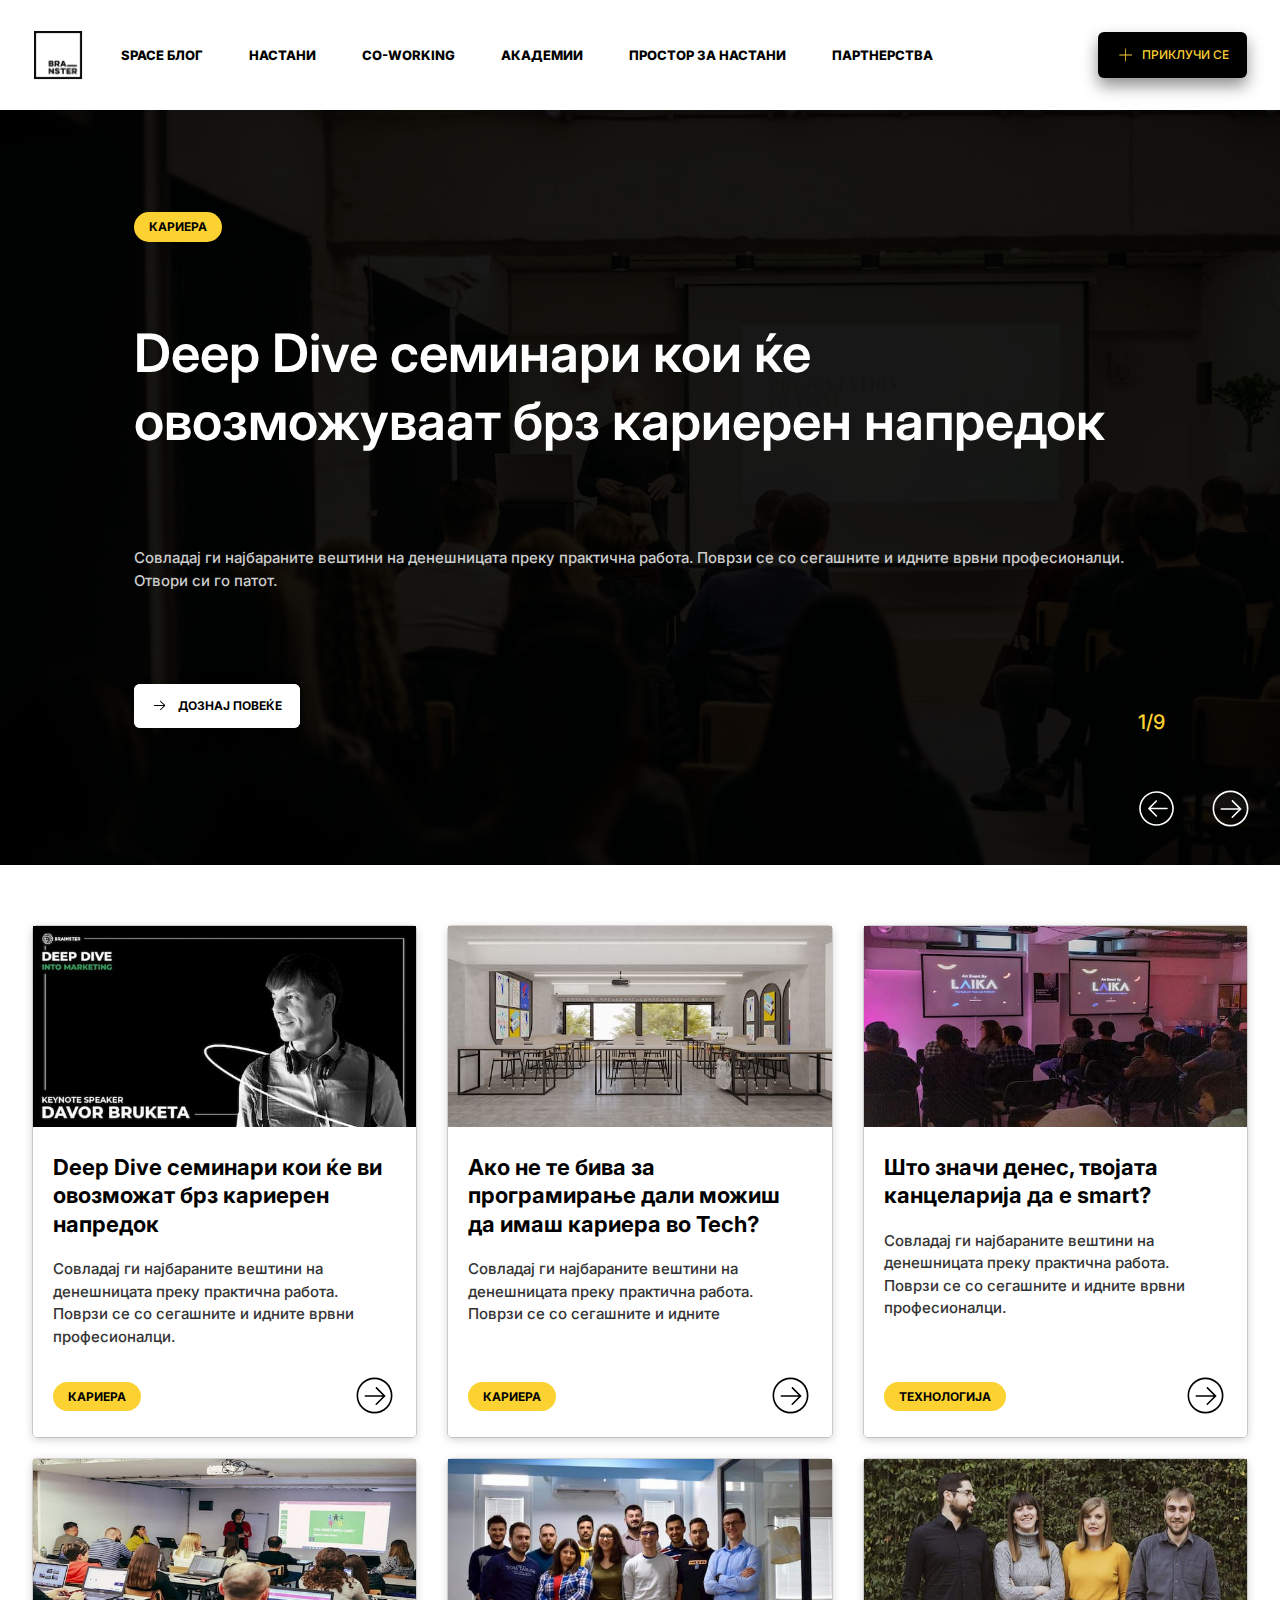
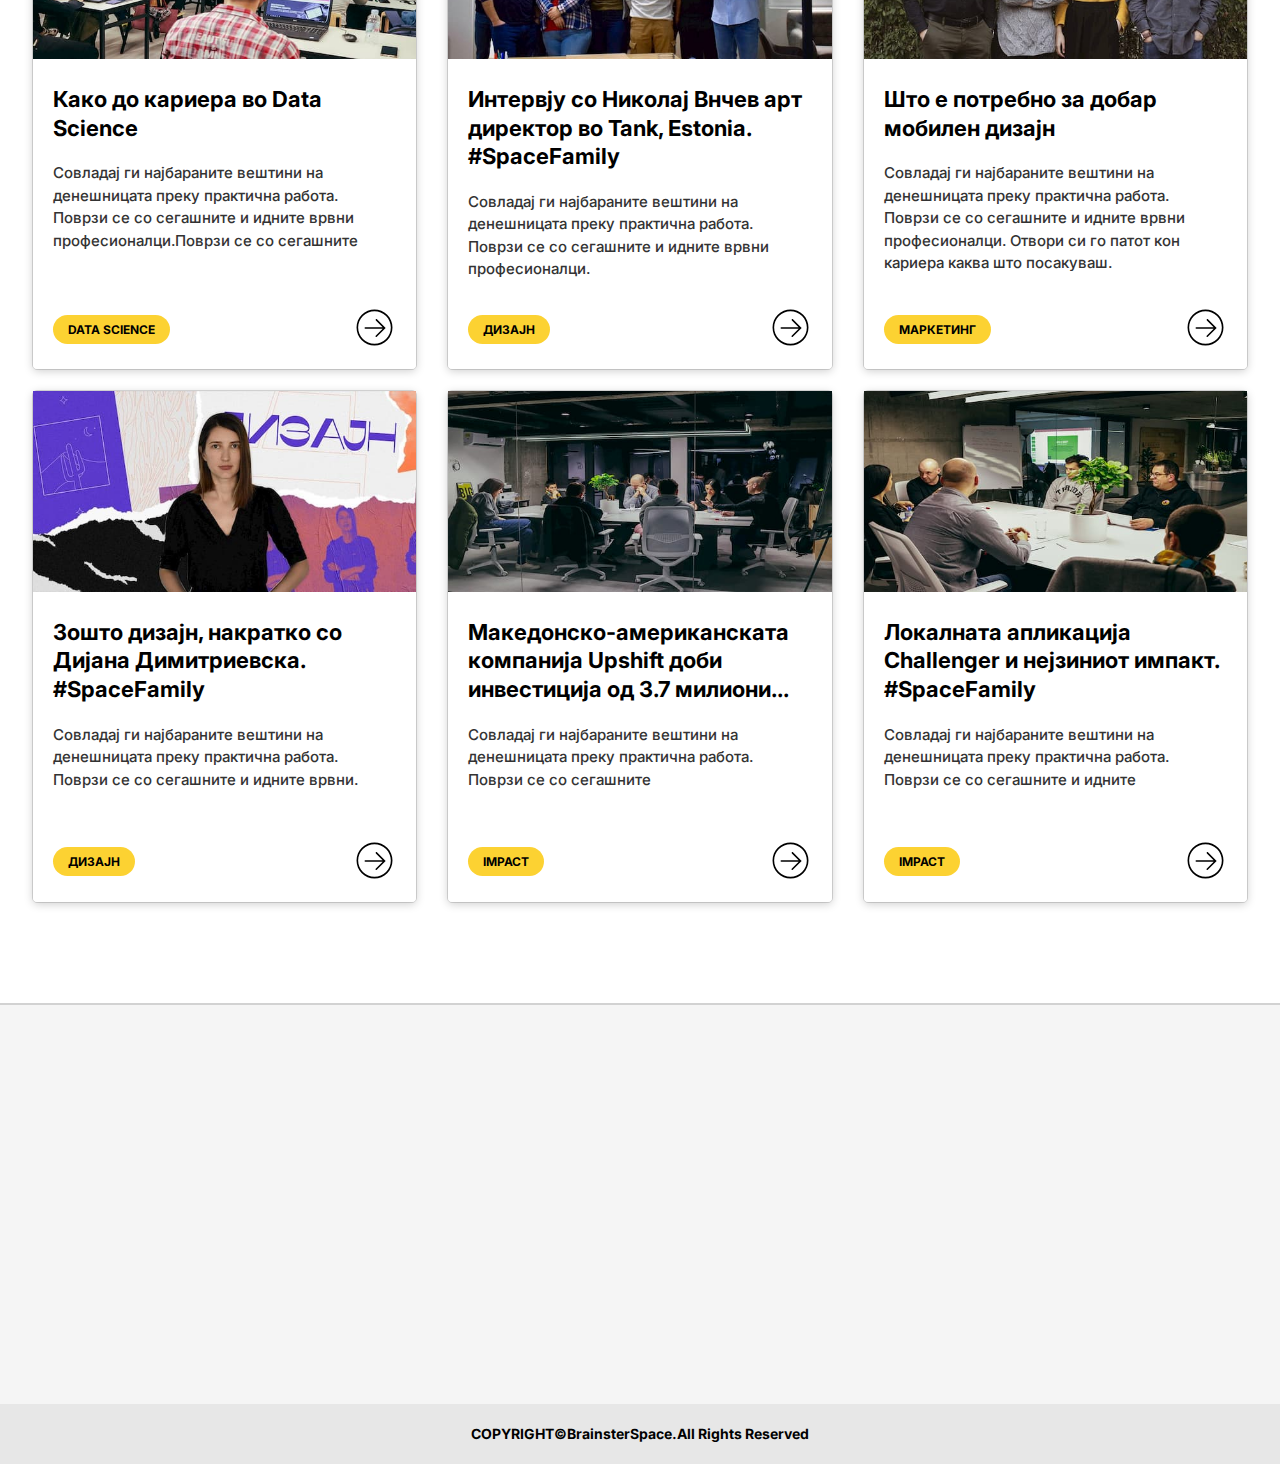
<file: blog.html>
<!DOCTYPE html>
<html>

<head>
  <title>Блог</title>
  <meta name="keywords" content="Project_2" />
  <meta name="description" content="Project_2" />
  <meta name="author" content="Project_2" />
  <meta charset="utf-8" />
  <meta name="viewport" content="width=device-width,initial-scale=1.0" />
  <link rel="stylesheet" href="https://maxcdn.bootstrapcdn.com/bootstrap/3.3.7/css/bootstrap.min.css" />
  <link rel="stylesheet" type="text/css" href="./assets/css/animate.css" />
  <link rel="stylesheet" type="text/css" href="./assets/css/style.css" />
  <link rel="stylesheet" type="text/css" href="./assets/css/query.css" />
  <link href="https://fonts.googleapis.com/css?family=Inter:300,400,500,600,700,800&display=swap" rel="stylesheet">
  <link rel="stylesheet" href="https://stackpath.bootstrapcdn.com/font-awesome/4.7.0/css/font-awesome.min.css" />
  <link rel="apple-touch-icon" sizes="180x180" href="/apple-touch-icon.png">
  <link rel="icon" type="image/png" sizes="32x32" href="./assets/favicon/favicon-32x32.png">
  <link rel="icon" type="image/png" sizes="16x16" href="./assets/favicon/favicon-16x16.png">
  <link rel="manifest" href="./assets/favicon/site.webmanifest">
  <meta name="msapplication-TileColor" content="#da532c">
  <meta name="theme-color" content="#ffffff">
</head>

<body>
  <nav class="navbar navbar-default">
    <div class="nav-wrap first">
      <div class="navbar-header">
        <li class="btn-position">
          <a href="#" class="bt btn-black line-none"><svg class="plus_icon">
              <use xlink:href="./assets/icons/plus.svg#Layer_1"></use>
            </svg>&nbsp;&nbsp;Приклучи Се</a>
        </li>
        <button type="button" class="navbar-toggle collapsed first" data-toggle="collapse" data-target="#bs-navbar"
          aria-expanded="false">
          <span class="sr-only">Toggle navigation</span>
          <span class="icon-bar"></span>
          <span class="icon-bar"></span>
          <span class="icon-bar"></span>
        </button>
        <a class="navbar-brand" href="index.html"><img src="./assets/img/logo.jpg" alt="LOGO" /></a>
      </div>
      <div class="collapse navbar-collapse first" id='bs-navbar'>
        <ul class="nav navbar-nav navbar-right">
          <li class="home-nav slideSecNav"><a href="#">Space Блог</a></li>
          <li class="home-nav"><a href="calendar.html">Настани</a></li>
          <li class="home-nav"><a href="#">Co-Working</a></li>
          <li class="home-nav"><a href="akademii.html">Академии</a></li>
          <li class="home-nav"><a href="events.html">Простор За Настани</a></li>
          <li class="home-nav before"><a data-toggle="modal" href='#form-partner'>Партнерства</a></li>
          <li class="last desk">
            <a href="#" class="bt btn-black line-none"><svg class="plus_icon">
                <use xlink:href="./assets/icons/plus.svg#Layer_1"></use>
              </svg>&nbsp;&nbsp;Приклучи Се</a>
          </li>
          <li class="home-nav last mob">
            <a href="#" class="bt btn-yellow line-none"><svg class="plus_icon_mob">
                <use xlink:href="./assets/icons/plus.svg#Layer_1"></use>
              </svg>&nbsp;&nbsp;Приклучи Се</a>
          </li>
        </ul>
      </div>
    </div>
  </nav>

  <nav class="navbar navbar-default sec">
    <div class="nav-wrap second">
      <div class="navbar-header sec">
        <button type="button" class="navbar-toggle collapsed sec" data-toggle="collapse" data-target="#bs-navbar-sec"
          aria-expanded="false">
          <span class="sr-only">Toggle navigation</span>
          <span class="icon-bar"></span>
          <span class="icon-bar secOne"></span>
          <span class="icon-bar secTwo"></span>
        </button>
      </div>
      <div class="collapse navbar-collapse sec" id='bs-navbar-sec'>
        <ul class="nav navbar-nav navbar-right">
          <li class="home-nav blog-nav filter"><a href="#">Филтрирај</a></li>
          <li class="home-nav blog-nav"><a href="#" class="btn-border-black">Сите</a></li>
          <li class="home-nav blog-nav"><a href="#">Кариера</a></li>
          <li class="home-nav blog-nav"><a href="#">Технологија</a></li>
          <li class="home-nav blog-nav"><a href="#">Data Science</a></li>
          <li class="home-nav blog-nav"><a href="#">Маркетинг</a></li>
          <li class="home-nav blog-nav"><a href="#">Дизајн</a></li>
          <li class="home-nav blog-nav"><a href="#">Impact</a></li>
          <li class="home-nav blog-nav last"><a href="#">#Space Family</a></li>
        </ul>
      </div>
    </div>
  </nav>

  <div class="nav-wrap-blog">
    <ul class="nav navbar-nav second-li">
      <li class="blog-nav"><a href="#">Филтрирај</a></li>
      <li class="blog-nav all"><a href="#" class="btn-border-black">Сите</a></li>
      <li class="blog-nav"><a href="#">Кариера</a></li>
      <li class="blog-nav"><a href="#">Технологија</a></li>
      <li class="blog-nav"><a href="#">Data Science</a></li>
      <li class="blog-nav"><a href="#">Маркетинг</a></li>
      <li class="blog-nav"><a href="#">Дизајн</a></li>
      <li class="blog-nav"><a href="#">Impact</a></li>
      <li class="blog-nav blog-last"><a href="#">#Space Family</a></li>
    </ul>
  </div>

  <header id="blog-header">
    <section id='showcase'>
      <div id='myCarousel' class='carousel slide' data-ride='carousel'>
        <div class='carousel-inner'>
          <div class='carousel-img-1 item active'>
            <div class='carousel-caption text-left mb-10'>
              <div class="overlay blog"></div>
              <button class="btn-round line-none mb-2">Кариера</button>
              <h1 class='h1-style mb-3 animation'>
                <span class="heading-primary--main moveInRight blog-main">Deep Dive семинари кои ќе</span>
                <span class="heading-primary--sub moveInLeft blog-sub">овозможуваат брз кариерен напредок</span>
              </h1>
              <div class="slider-blog mb-3">
                <p class="mb-0 zoomIn">Совладај ги најбараните вештини на денешницата преку практична работа. Поврзи се
                  со сегашните и идните врвни професионалци. Отвори си го патот.</p>
                <span class="count-slide">1/9</span>
              </div>
              <a href="#" class="bt btn-white line-none"><svg class="arrow_icon black">
                  <use xlink:href="./assets/icons/right-arrow.svg#Layer"></use>
                </svg>&nbsp;&nbsp;Дознај повеќе</a>
            </div>
          </div>
          <div class='carousel-img-2 item'>
            <div class='carousel-caption text-left mb-10'>
              <div class="overlay blog"></div>
              <button class="btn-round line-none mb-2">Кариера</button>
              <h1 class='h1-style mb-3'>
                <span class="heading-primary--main moveInRight blog-main">Ако не те бива за програмирање</span>
                <span class="heading-primary--sub moveInLeft blog-sub">дали можиш да имаш кариера во Tech?</span>
              </h1>
              <div class="slider-blog mb-3">
                <p class="mb-0 zoomIn">Совладај ги најбараните вештини на денешницата преку практична работа. Поврзи се
                  со
                  сегашните и идните врвни</p>
                <span class="count-slide">2/9</span>
              </div>
              <a href="#" class="bt btn-white line-none"><svg class="arrow_icon black">
                  <use xlink:href="./assets/icons/right-arrow.svg#Layer"></use>
                </svg>&nbsp;&nbsp;Дознај повеќе</a>
            </div>
          </div>
          <div class='carousel-img-3 item'>
            <div class='carousel-caption text-left mb-10'>
              <div class="overlay blog"></div>
              <button class="btn-round line-none mb-2">Технологоја</button>
              <h1 class='h1-style mb-3'>
                <span class="heading-primary--main moveInRight blog-main">Што значи денес, твојата</span>
                <span class="heading-primary--sub moveInLeft blog-sub">канцеларија да е smart?</span>
              </h1>
              <div class="slider-blog mb-3">
                <p class="mb-0 zoomIn">Совладај ги најбараните вештини на денешницата преку практична работа. Поврзи се
                  со
                  сегашните и идните врвни професионалци. Отвори си го патот.</p>
                <span class="count-slide">3/9</span>
              </div>
              <a href="#" class="bt btn-white line-none"><svg class="arrow_icon black">
                  <use xlink:href="./assets/icons/right-arrow.svg#Layer"></use>
                </svg>&nbsp;&nbsp;Дознај повеќе</a>
            </div>
          </div>
          <div class='carousel-img-4 item'>
            <div class='carousel-caption text-left mb-10'>
              <div class="overlay blog"></div>
              <button class="btn-round line-none mb-2">Data Science</button>
              <h1 class='h1-style mb-3'>
                <span class="heading-primary--main moveInRight blog-main"> Deep Dive into Data Science</span>
                <span class="heading-primary--sub moveInLeft blog-sub"></span>
              </h1>
              <div class="slider-blog mb-3">
                <p class="mb-0 zoomIn">Совладај ги најбараните вештини на денешницата преку практична работа. Поврзи се
                  со
                  сегашните и идните врвни професионалци. Отвори си го патот.</p>
                <span class="count-slide">4/9</span>
              </div>
              <a href="#" class="bt btn-white line-none"><svg class="arrow_icon black">
                  <use xlink:href="./assets/icons/right-arrow.svg#Layer"></use>
                </svg>&nbsp;&nbsp;Дознај повеќе</a>
            </div>
          </div>
          <div class='carousel-img-5 item'>
            <div class='carousel-caption text-left mb-10'>
              <div class="overlay blog"></div>
              <button class="btn-round line-none mb-2">Дизајн</button>
              <h1 class='h1-style mb-3'>
                <span class="heading-primary--main moveInRight blog-main">Интервју со Николај Внчев арт др.</span>
                <span class="heading-primary--sub moveInLeft blog-sub">во Tank, Estonia. #SpaceFamily</span>
              </h1>
              <div class="slider-blog mb-3">
                <p class="mb-0 zoomIn">Совладај ги најбараните вештини на денешницата преку практична работа. Поврзи се
                  со
                  сегашните и идните врвни професионалци. Отвори си го патот.</p>
                <span class="count-slide">5/9</span>
              </div>
              <a href="#" class="bt btn-white line-none"><svg class="arrow_icon black">
                  <use xlink:href="./assets/icons/right-arrow.svg#Layer"></use>
                </svg>&nbsp;&nbsp;Дознај повеќе</a>
            </div>
          </div>
          <div class='carousel-img-6 item'>
            <div class='carousel-caption text-left mb-10'>
              <div class="overlay blog"></div>
              <button class="btn-round line-none mb-2">Маркетинг</button>
              <h1 class='h1-style mb-3'>
                <span class="heading-primary--main moveInRight blog-main"> Што е потребно за</span>
                <span class="heading-primary--sub moveInLeft blog-sub">добар мобилен дизајн?</span>
              </h1>
              <div class="slider-blog mb-3">
                <p class="mb-0 zoomIn">Совладај ги најбараните вештини на денешницата преку практична работа. Поврзи се
                  со
                  сегашните и идните врвни професионалци. Отвори си го патот.</p>
                <span class="count-slide">6/9</span>
              </div>
              <a href="#" class="bt btn-white line-none"><svg class="arrow_icon black">
                  <use xlink:href="./assets/icons/right-arrow.svg#Layer"></use>
                </svg>&nbsp;&nbsp;Дознај повеќе</a>
            </div>
          </div>
          <div class='carousel-img-7 item'>
            <div class='carousel-caption text-left mb-10'>
              <div class="overlay blog"></div>
              <button class="btn-round line-none mb-2">Дизајн</button>
              <h1 class='h1-style mb-3'>
                <span class="heading-primary--main moveInRight blog-main">Зошто дизајн, накратко со Дијана</span>
                <span class="heading-primary--sub moveInLeft blog-sub">Димитриевска. #SpaceFamily</span>
              </h1>
              <div class="slider-blog mb-3">
                <p class="mb-0 zoomIn">Совладај ги најбараните вештини на денешницата преку практична работа. Поврзи се
                  со
                  сегашните и идните врвни професионалци. Отвори си го патот.</p>
                <span class="count-slide">7/9</span>
              </div>
              <a href="#" class="bt btn-white line-none"><svg class="arrow_icon black">
                  <use xlink:href="./assets/icons/right-arrow.svg#Layer"></use>
                </svg>&nbsp;&nbsp;Дознај повеќе</a>
            </div>
          </div>
          <div class='carousel-img-8 item'>
            <div class='carousel-caption text-left mb-10'>
              <div class="overlay blog"></div>
              <button class="btn-round line-none mb-2">Импакт</button>
              <h1 class='h1-style mb-3'>
                <span class="heading-primary--main moveInRight blog-main"> Македонско-американската компанија </span>
                <span class="heading-primary--sub moveInLeft blog-sub">Upshift доби инвестиција од 3.7 мил...</span>
              </h1>
              <div class="slider-blog mb-3">
                <p class="mb-0 zoomIn">Совладај ги најбараните вештини на денешницата преку практична работа. Поврзи се
                  со
                  сегашните и идните врвни</p>
                <span class="count-slide">8/9</span>
              </div>
              <a href="#" class="bt btn-white line-none"><svg class="arrow_icon black">
                  <use xlink:href="./assets/icons/right-arrow.svg#Layer"></use>
                </svg>&nbsp;&nbsp;Дознај повеќе</a>
            </div>
          </div>
          <div class='carousel-img-9 item'>
            <div class='carousel-caption text-left mb-10'>
              <div class="overlay blog"></div>
              <button class="btn-round line-none mb-2">Импакт</button>
              <h1 class='h1-style mb-3'>
                <span class="heading-primary--main moveInRight blog-main">Локалната апликација Challenger и</span>
                <span class="heading-primary--sub blog-sub">нејзиниот импакт.#SpaceFamily</span>
              </h1>
              <div class="slider-blog mb-3">
                <p class="mb-0 zoomIn">Совладај ги најбараните вештини на денешницата преку практична работа. Поврзи се
                  со
                  сегашните и идните врвни професионалци. Отвори си го патот.</p>
                <span class="count-slide">9/9</span>
              </div>
              <a href="#" class="bt btn-white line-none"><svg class="arrow_icon black">
                  <use xlink:href="./assets/icons/right-arrow.svg#Layer"></use>
                </svg>&nbsp;&nbsp;Дознај повеќе</a>
            </div>
          </div>
        </div>
        <!-- Left and right controls -->
        <a class='left carousel-ctrl' href='#myCarousel' data-slide='prev'>
          <svg class="arrow_circule__icon">
            <use xlink:href="./assets/icons/arrow_circule_left.svg#Capa_1"></use>
          </svg>
          <span class='sr-only'>Previous</span>
        </a>
        <a class='right carousel-ctrl' href='#myCarousel' data-slide='next'>
          <svg class="arrow_circule__icon">
            <use xlink:href="./assets/icons/arrow_circule_right.svg#Capa_1"></use>
          </svg>
          <span class='sr-only'>Next</span>
        </a>
      </div>
    </section>
  </header>

  <main class="py-6-8">
    <div class="container-fluid">
      <div class="row">
        <div id="blog"></div>
      </div>
    </div>
  </main>

  <footer class="footer py-10">
    <div class="container-fluid">
      <div class="row">
        <div class="col-md-5 col-sm-8">
          <div class="row row-inner d-f">
            <div class="col-md-6 col-sm-4 col-xs-12 mb-2 js--wp-10">
              <div class="content-links">
                <h4 class='mb-3'>Корисни Линкови</h4>
                <ul class="footer-ul">
                  <li><a href="#" data-toggle="popover" title="Бојан Трајкоски"
                      data-content="Е-маил: bojan.trajkoski.mk@gmail.com Тел: 070/318-931">Контакт</a></li>
                  <li><a href="https://www.wearelaika.com/">Отворени Позиции</a></li>
                  <li><a
                      href="https://medium.com/wearelaika/brainster-space-the-new-home-of-the-local-tech-community-in-skopje-ffe97b564152">Галерија</a>
                  </li>
                  <li><a href="calendar.html">Календар</a></li>
                </ul>
              </div>
            </div>
            <div class="col-md-6 col-sm-4 col-xs-12 js--wp-10">
              <div class="content-social">
                <h4 class="mb-3">Социјални Мрежи</h4>
                <ul class="footer-ul-social">
                  <li><a href=""><svg class="sc_icon">
                        <use xlink:href="./assets/icons/facebook.svg#Capa_1"></use>
                      </svg></a></li>
                  <li><a href=""><svg class="sc_icon">
                        <use xlink:href="./assets/icons/linkedin.svg#Capa_1"></use>
                      </svg></a></li>
                  <li><a href=""><img src="./assets/icons/instagram.svg" alt="insta" class="sc_icon"></a></li>
                </ul>
              </div>
            </div>
          </div>
        </div>
        <div class="col-md-7 col-sm-4 text-right col-sm-4 col-xs-12 js--wp-10">
          <a href="index.html"><img src="./assets/img/logo_footer.jpg" alt="logo_footer"
              class="logo_footer pulsate"></a>
        </div>
      </div>
    </div>
  </footer>

  <div class="subfooter">COPYRIGHT&copy;BrainsterSpace.All Rights Reserved</div>

  <div class="popup-form d-none">
    <div class="container-new">
      <div class="message signup">
        <a href="#" class="close-icon">
          <svg class="close_icon">
            <use xlink:href="./assets/icons/close.svg#Layer_1"></use>
          </svg></a>
        <div class="btn-wrapper">
          <button class="button" id="signup">Пријави Се</button>
          <button class="button" id="login">Логирај Се</button>
        </div>
      </div>
      <div class="form form--signup">
        <h3 class="form--heading mb-3">Добредојде! Пријави Се</h3>
        <form autocomplete="off" class="form-sign-log" action="./assets/php/process-form.php" method="POST">
          <input type="text" placeholder="Име" required>
          <input type="email" placeholder="Е-маил" required>
          <input type="password" placeholder="Лозинка" required>
          <button type="submit" class="button">Пријави Се</button>
        </form>
      </div>
      <div class="form form--login">
        <h3 class="form--heading mb-3">Добредојде назад! </h3>
        <form autocomplete="off" class="form-sign-log" action="./assets/php/process-form.php" method="POST">
          <input type="text" placeholder="Име" required>
          <input type="password" placeholder="Лозинка" required>
          <button type="submit" class="button">Логирај Се</button>
        </form>
      </div>
    </div>
  </div>

  <div class="modal fade" id="form-partner">
    <div class="modal-dialog">
      <div class="modal-content">
        <div class="modal-header">
          <button type="button" class="close" data-dismiss="modal" aria-hidden="true">&times;</button>
          <h3 class="modal-title h3-style">Приклучи се</h3>
        </div>
        <div class="modal-body">
          <form action="#" method="GET" class="form-horizontal" role="form">
            <div class="form-group">
              <label for="name" class="text-partners">Име и Презиме (задолжително)
                <span class="nameValid">Внесете Име и Презиме</span>
              </label>
              <input type="text" class="form-control" name="name" id="name" aria-describedby="helpId"
                placeholder="Внесете Име и Презиме" data-content="blur" required>
            </div>
            <div class="form-group">
              <label for="company" >Име на компанија (незадолжително)</label>
              <input type="text" class="form-control" name="company" id="company" aria-describedby="helpId"
                placeholder="Внесете Име на Вашате Компанија" data-content="blur">
            </div>
            <div class="form-group">
              <label for="telephone" class="text-partners">Телефонски Број (задолжително)
                <span class="telValid">Внесете Телефонски Број</span>
              </label>
              <input type="number" name="telephone" id="telephone" class="form-control" value="" min="" max="" step=""
                required="required" title="" data-content="blur" placeholder="Внесете Телефонски Број">
            </div>
            <div class="form-group">
              <label for="textarea" class="text-partners">Предлог за Соработка (незадолжително)<span
                  class="msg-strings">300</span></label>
              <textarea class="form-control" data-content="blur" name="textarea" id="textarea" rows="5" maxlength="300"
                placeholder="Во 300 карактери, опишете зошто сакате да соработуваме"></textarea>
            </div>
            <div class="modal-footer">
              <button type="button" class="bt btn-white line-none" data-dismiss="modal">Исклучи</button>
              <button type="submit" class="bt btn-black line-none validation"><svg class="arrow_icon">
                  <use xlink:href="./assets/icons/right-arrow.svg#Layer"></use>
                </svg>&nbsp;&nbsp;Испрати форма</button>
            </div>
          </form>
        </div>
      </div>
    </div>
  </div>

  <script src="https://cdnjs.cloudflare.com/ajax/libs/jquery/3.3.1/jquery.js"></script>
  <script src="https://maxcdn.bootstrapcdn.com/bootstrap/3.3.7/js/bootstrap.min.js"></script>
  <script src="./assets/js/jquery.waypoints.min.js"></script>
  <script src="./assets/js/data.js"></script>
  <script src="./assets/js/jquery.js"></script>
  <script src="./assets/js/app.js"></script>
</body>

</html>
</file>
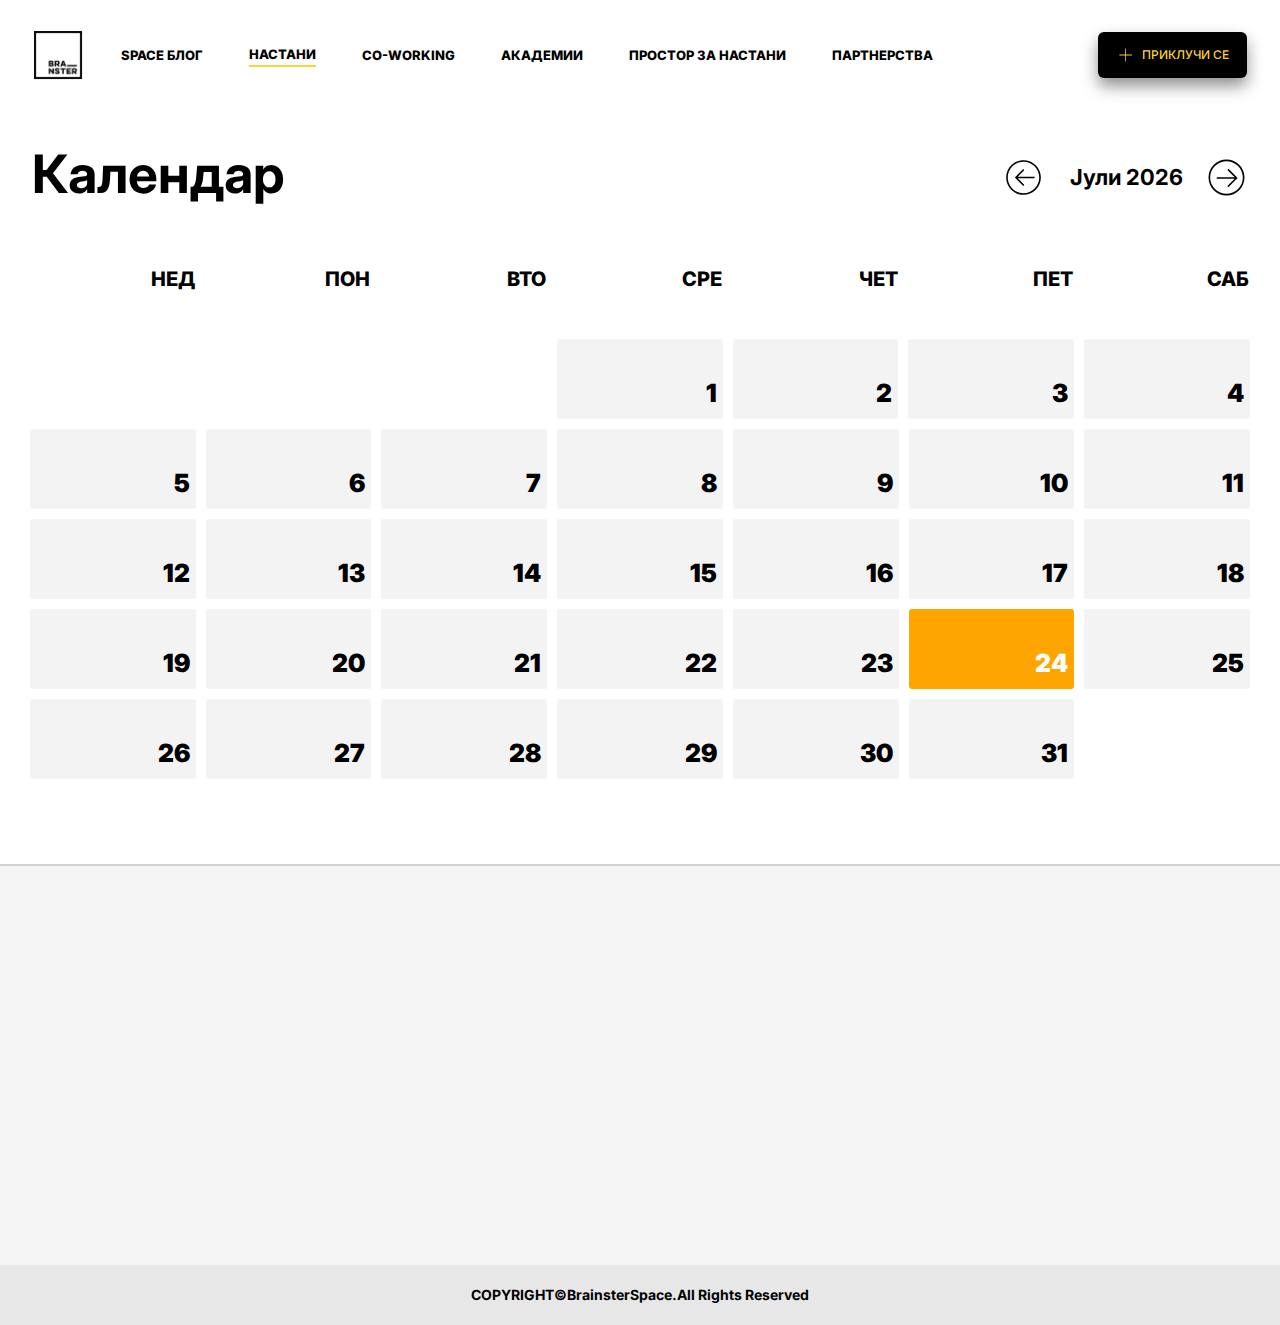
<file: calendar.html>
<!DOCTYPE html>
<html>

<head>
  <title>Календар</title>
  <meta name="keywords" content="Project_2" />
  <meta name="description" content="Project_2" />
  <meta name="author" content="Project_2" />
  <meta charset="utf-8" />
  <meta name="viewport" content="width=device-width,initial-scale=1.0" />
  <link rel="stylesheet" href="https://maxcdn.bootstrapcdn.com/bootstrap/3.3.7/css/bootstrap.min.css" />
  <link rel="stylesheet" type="text/css" href="./assets/css/animate.css" />
  <link rel="stylesheet" type="text/css" href="./assets/css/style.css" />
  <link rel="stylesheet" type="text/css" href="./assets/css/query.css" />
  <link href="https://fonts.googleapis.com/css?family=Inter:300,400,500,600,700,800&display=swap" rel="stylesheet">
  <link rel="stylesheet" href="https://stackpath.bootstrapcdn.com/font-awesome/4.7.0/css/font-awesome.min.css" />
  <link rel="apple-touch-icon" sizes="180x180" href="/apple-touch-icon.png">
  <link rel="icon" type="image/png" sizes="32x32" href="./assets/favicon/favicon-32x32.png">
  <link rel="icon" type="image/png" sizes="16x16" href="./assets/favicon/favicon-16x16.png">
  <link rel="manifest" href="./assets/favicon/site.webmanifest">
  <meta name="msapplication-TileColor" content="#da532c">
  <meta name="theme-color" content="#ffffff">
</head>

<body>
  <nav class="navbar navbar-default">
    <div class="nav-wrap first">
      <div class="navbar-header">
        <li class="btn-position">
          <a href="#" class="bt btn-black line-none"><svg class="plus_icon">
              <use xlink:href="./assets/icons/plus.svg#Layer_1"></use>
            </svg>&nbsp;&nbsp;Приклучи Се</a>
        </li>
        <button type="button" class="navbar-toggle collapsed first" data-toggle="collapse" data-target="#bs-navbar"
          aria-expanded="false">
          <span class="sr-only">Toggle navigation</span>
          <span class="icon-bar"></span>
          <span class="icon-bar"></span>
          <span class="icon-bar"></span>
        </button>
        <a class="navbar-brand" href="index.html"><img src="./assets/img/logo.jpg" alt="LOGO" /></a>
      </div>
      <div class="collapse navbar-collapse first" id='bs-navbar'>
        <ul class="nav navbar-nav navbar-right">
          <li class="home-nav"><a href="blog.html">Space Блог</a></li>
          <li class="home-nav"><a href="calendar.html" class="btn-border">Настани</a></li>
          <li class="home-nav"><a href="#">Co-Working</a></li>
          <li class="home-nav"><a href="akademii.html">Академии</a></li>
          <li class="home-nav"><a href="events.html">Простор За Настани</a></li>
          <li class="home-nav before"><a data-toggle="modal" href='#form-partner'>Партнерства</a></li>
          <li class="last desk">
            <a href="#" class="bt btn-black line-none"><svg class="plus_icon">
                <use xlink:href="./assets/icons/plus.svg#Layer_1"></use>
              </svg>&nbsp;&nbsp;Приклучи Се</a>
          </li>
          <li class="home-nav last mob">
            <a href="#" class="bt btn-yellow line-none"><svg class="plus_icon_mob">
                <use xlink:href="./assets/icons/plus.svg#Layer_1"></use>
              </svg>&nbsp;&nbsp;Приклучи Се</a>
          </li>
        </ul>
      </div>
    </div>
  </nav>

  <main>
    <section class="calendar-top py-3">
      <div class="container-fluid">
        <div class="row d-flex">
          <div class="com-md-6 col-sm-6 col-xs-12">
            <h2 class="h2-style mb-2">Календар</h2>
          </div>
          <div class="com-md-6 col-sm-6 col-xs-12">
            <div class="calendar-controls text-right d-flex">
              <a id="prevBtn">
                <svg class="arrow_circule__icon">
                  <use xlink:href="./assets/icons/arrow_circule_left.svg#Capa_1"></use>
                </svg>
              </a>
              <span class="calendar-months">
                <h4 class="h4-style" id="montyAndYear">Април 2020</h4>
              </span>
              <a id="nextBtn">
                <svg class="arrow_circule__icon">
                  <use xlink:href="./assets/icons/arrow_circule_right.svg#Capa_1"></use>
                </svg>
              </a>
            </div>
          </div>
        </div>
      </div>
    </section>

    <section class="calendar-body">
      <div class="container-fluid">
        <div class="row">
          <div class="col-xs-12 px-08">
            <div class="calendar-header mb-3">
              <div class="header-cell">НЕД</div>
              <div class="header-cell">ПОН</div>
              <div class="header-cell">ВТО</div>
              <div class="header-cell">СРЕ</div>
              <div class="header-cell">ЧЕТ</div>
              <div class="header-cell">ПЕТ</div>
              <div class="header-cell">САБ</div>
            </div>
            <div id="calendar-body">
              <!-- will be filled dynamically -->
            </div>
          </div>
        </div>
      </div>
    </section>

    <section id="calendar-events">
      <div class="container-fluid">
        <div class="row">
          <div class="col-md-12">
            <h3 class="h3-style mb-3">Следни Настани</h3>
          </div>
        </div>
        <div class="row">
          <div class="col-sm-6 col-xs-12 before-blue">
            <p class="text-white mb-0">04/05.03.2020</p>
            <h4 class="h4-style text-white mb-2">Deep Dive into Data Science</h4>
            <h4 class="font-weight mb-0">10:00 - 18:00ч</h4>
          </div>
          <div class="col-sm-6 col-xs-12 before-red">
            <p class="text-white">25/26.03.2020</p>
            <h4 class="h4-style text-white">Deep Dive into Marketin</h4>
            <h4 class="font-weight mb-0">10:00 - 18:00ч</h4>
          </div>
        </div>
      </div>
    </section>
  </main>

  <footer class="footer py-10">
    <div class="container-fluid">
      <div class="row">
        <div class="col-md-5 col-sm-8">
          <div class="row row-inner d-f">
            <div class="col-md-6 col-sm-4 col-xs-12 mb-2 js--wp-10">
              <div class="content-links">
                <h4 class='mb-3'>Корисни Линкови</h4>
                <ul class="footer-ul">
                  <li><a href="#" data-toggle="popover" title="Бојан Трајкоски"
                      data-content="Е-маил: bojan.trajkoski.mk@gmail.com Тел: 070/318-931">Контакт</a></li>
                  <li><a href="https://www.wearelaika.com/">Отворени Позиции</a></li>
                  <li><a
                      href="https://medium.com/wearelaika/brainster-space-the-new-home-of-the-local-tech-community-in-skopje-ffe97b564152">Галерија</a>
                  </li>
                  <li><a href="calendar.html">Календар</a></li>
                </ul>
              </div>
            </div>
            <div class="col-md-6 col-sm-4 col-xs-12 js--wp-10">
              <div class="content-social">
                <h4 class="mb-3">Социјални Мрежи</h4>
                <ul class="footer-ul-social">
                  <li><a href=""><svg class="sc_icon">
                        <use xlink:href="./assets/icons/facebook.svg#Capa_1"></use>
                      </svg></a></li>
                  <li><a href=""><svg class="sc_icon">
                        <use xlink:href="./assets/icons/linkedin.svg#Capa_1"></use>
                      </svg></a></li>
                  <li><a href=""><img src="./assets/icons/instagram.svg" alt="insta" class="sc_icon"></a></li>
                </ul>
              </div>
            </div>
          </div>
        </div>
        <div class="col-md-7 col-sm-4 text-right col-sm-4 col-xs-12 js--wp-10">
          <a href="index.html"><img src="./assets/img/logo_footer.jpg" alt="logo_footer"
              class="logo_footer pulsate"></a>
        </div>
      </div>
    </div>
  </footer>

  <div class="subfooter">COPYRIGHT&copy;BrainsterSpace.All Rights Reserved</div>

  <div class="popup-form d-none">
    <div class="container-new">
      <div class="message signup">
        <a href="#" class="close-icon">
          <svg class="close_icon">
            <use xlink:href="./assets/icons/close.svg#Layer_1"></use>
          </svg></a>
        <div class="btn-wrapper">
          <button class="button" id="signup">Пријави Се</button>
          <button class="button" id="login">Логирај Се</button>
        </div>
      </div>
      <div class="form form--signup">
        <h3 class="form--heading mb-3">Добредојде! Пријави Се</h3>
        <form autocomplete="off" class="form-sign-log" action="./assets/php/process-form.php" method="POST">
          <input type="text" placeholder="Име" required>
          <input type="email" placeholder="Е-маил" required>
          <input type="password" placeholder="Лозинка" required>
          <button type="submit" class="button">Пријави Се</button>
        </form>
      </div>
      <div class="form form--login">
        <h3 class="form--heading mb-3">Добредојде назад! </h3>
        <form autocomplete="off" class="form-sign-log" action="./assets/php/process-form.php" method="POST">
          <input type="text" placeholder="Име" required>
          <input type="password" placeholder="Лозинка" required>
          <button type="submit" class="button">Логирај Се</button>
        </form>
      </div>
    </div>
  </div>

  <div class="modal fade" id="form-partner">
    <div class="modal-dialog">
      <div class="modal-content">
        <div class="modal-header">
          <button type="button" class="close" data-dismiss="modal" aria-hidden="true">&times;</button>
          <h3 class="modal-title h3-style">Приклучи се</h3>
        </div>
        <div class="modal-body">
          <form action="#" method="GET" class="form-horizontal" role="form">
            <div class="form-group">
              <label for="name" class="text-partners">Име и Презиме (задолжително)
                <span class="nameValid">Внесете Име и Презиме</span>
              </label>
              <input type="text" class="form-control" name="name" id="name" aria-describedby="helpId"
                placeholder="Внесете Име и Презиме" data-content="blur" required>
            </div>
            <div class="form-group">
              <label for="company" >Име на компанија (незадолжително)</label>
              <input type="text" class="form-control" name="company" id="company" aria-describedby="helpId"
                placeholder="Внесете Име на Вашате Компанија" data-content="blur">
            </div>
            <div class="form-group">
              <label for="telephone" class="text-partners">Телефонски Број (задолжително)
                <span class="telValid">Внесете Телефонски Број</span>
              </label>
              <input type="number" name="telephone" id="telephone" class="form-control" value="" min="" max="" step=""
                required="required" title="" data-content="blur" placeholder="Внесете Телефонски Број">
            </div>
            <div class="form-group">
              <label for="textarea" class="text-partners">Предлог за Соработка (незадолжително)<span
                  class="msg-strings">300</span></label>
              <textarea class="form-control" data-content="blur" name="textarea" id="textarea" rows="5" maxlength="300"
                placeholder="Во 300 карактери, опишете зошто сакате да соработуваме"></textarea>
            </div>
            <div class="modal-footer">
              <button type="button" class="bt btn-white line-none" data-dismiss="modal">Исклучи</button>
              <button type="submit" class="bt btn-black line-none validation"><svg class="arrow_icon">
                  <use xlink:href="./assets/icons/right-arrow.svg#Layer"></use>
                </svg>&nbsp;&nbsp;Испрати форма</button>
            </div>
          </form>
        </div>
      </div>
    </div>
  </div>

  <script src="https://cdnjs.cloudflare.com/ajax/libs/jquery/3.3.1/jquery.js"></script>
  <script src="https://maxcdn.bootstrapcdn.com/bootstrap/3.3.7/js/bootstrap.min.js"></script>
  <script src="./assets/js/jquery.waypoints.min.js"></script>
  <script src="./assets/js/data.js"></script>
  <script src="./assets/js/jquery.js"></script>
  <script src="./assets/js/app.js"></script>
</body>

</html>
</file>
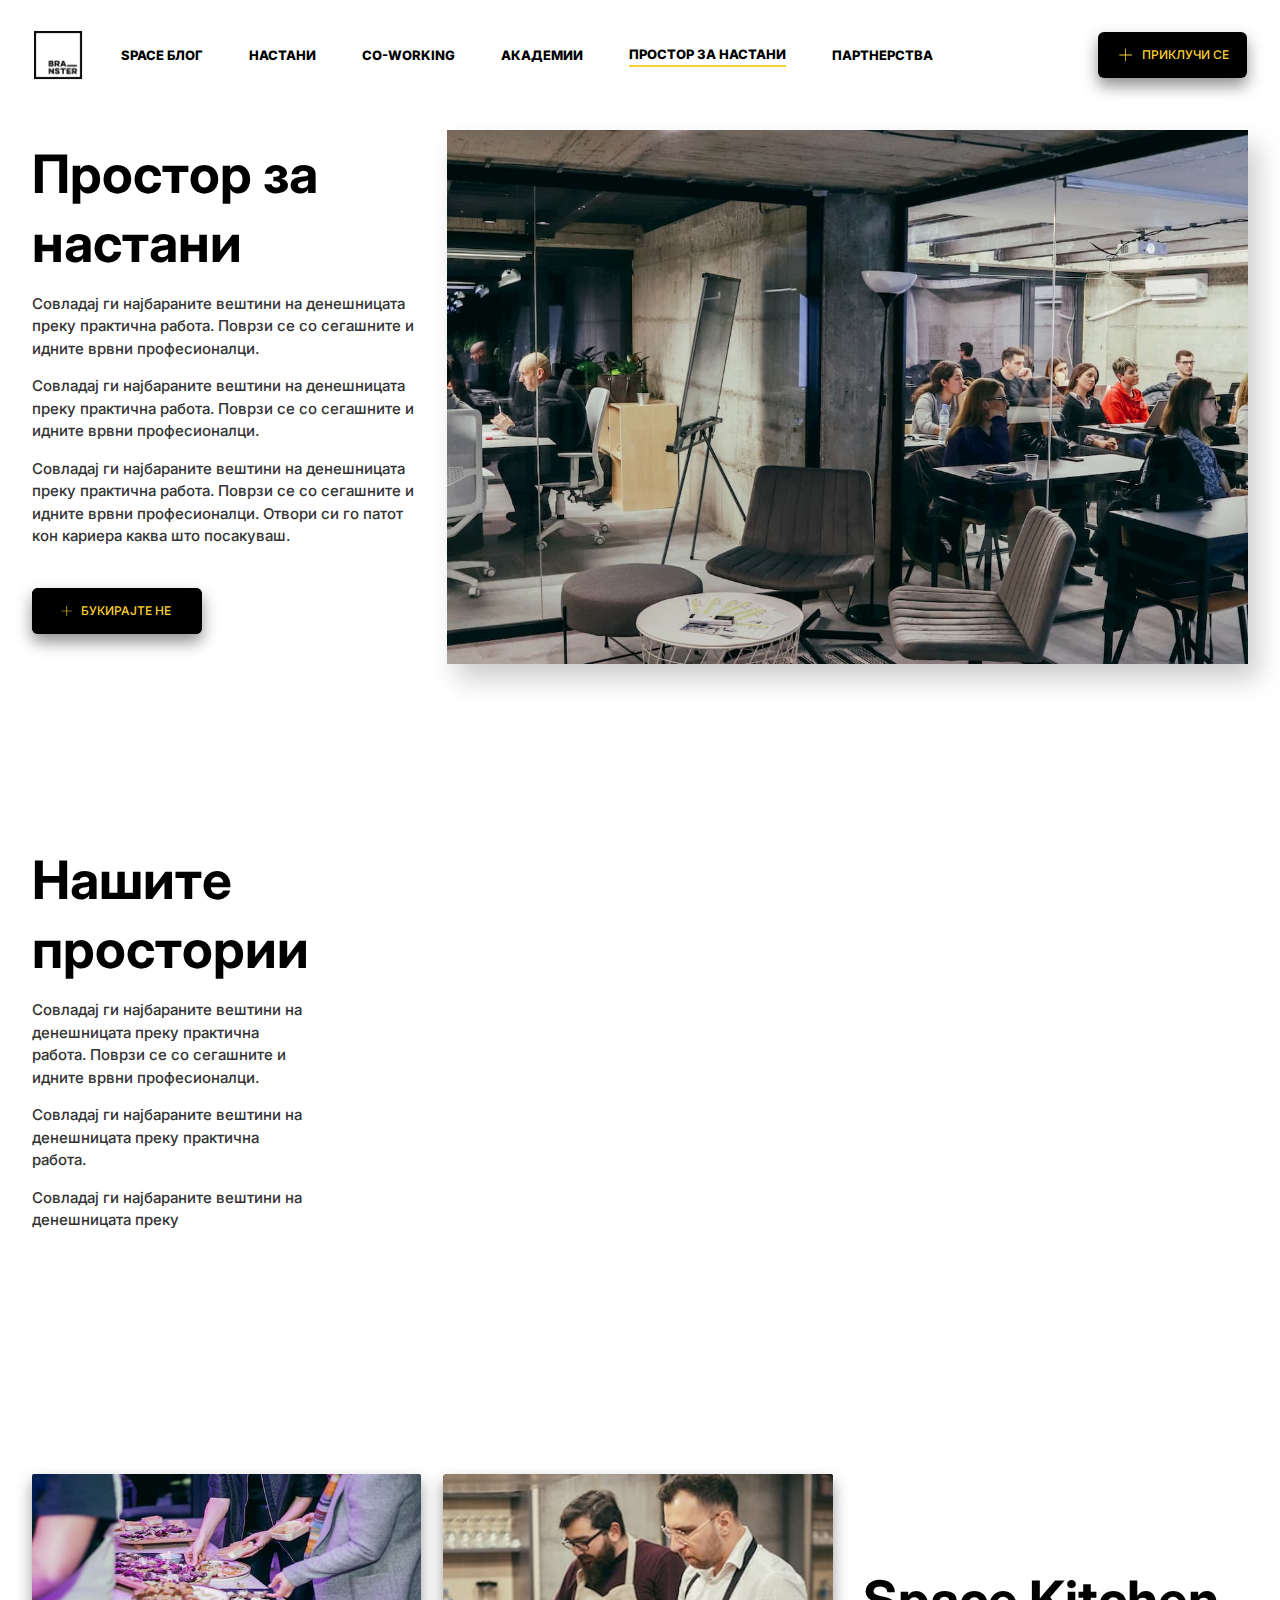
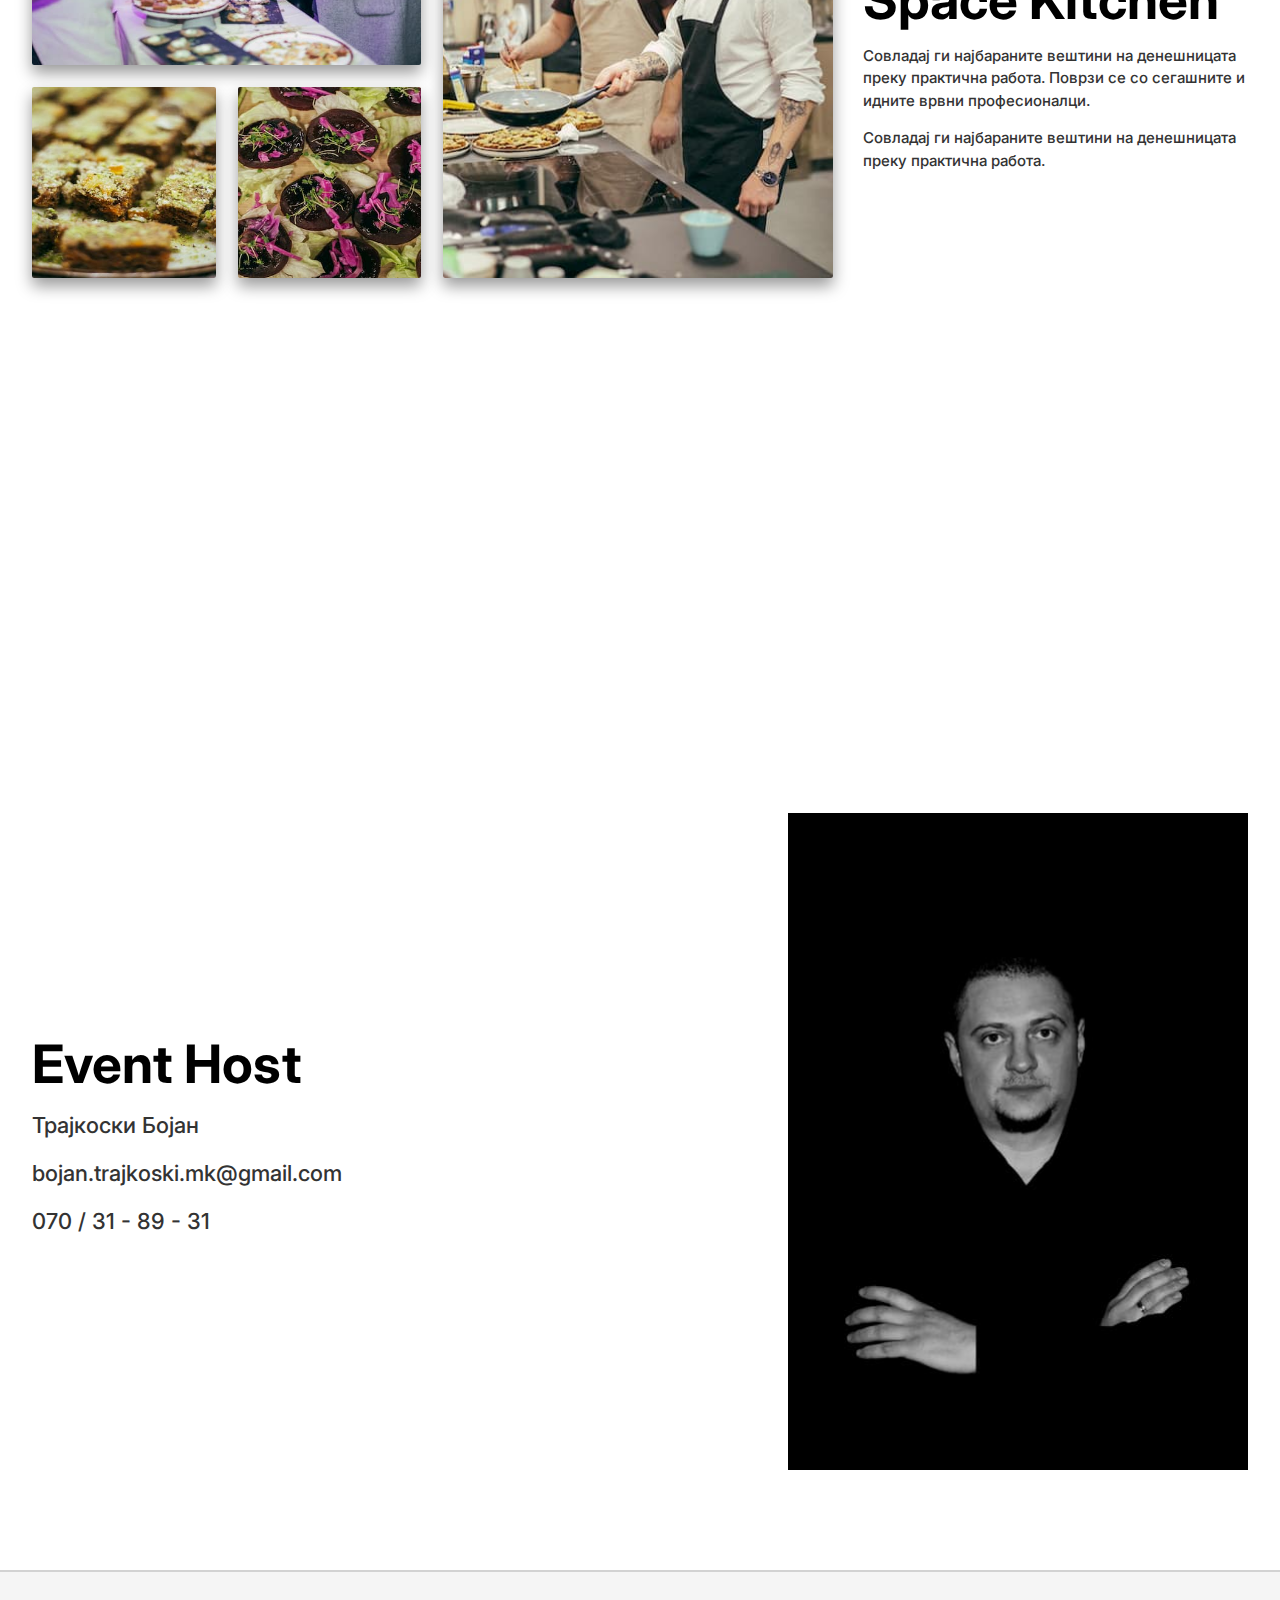
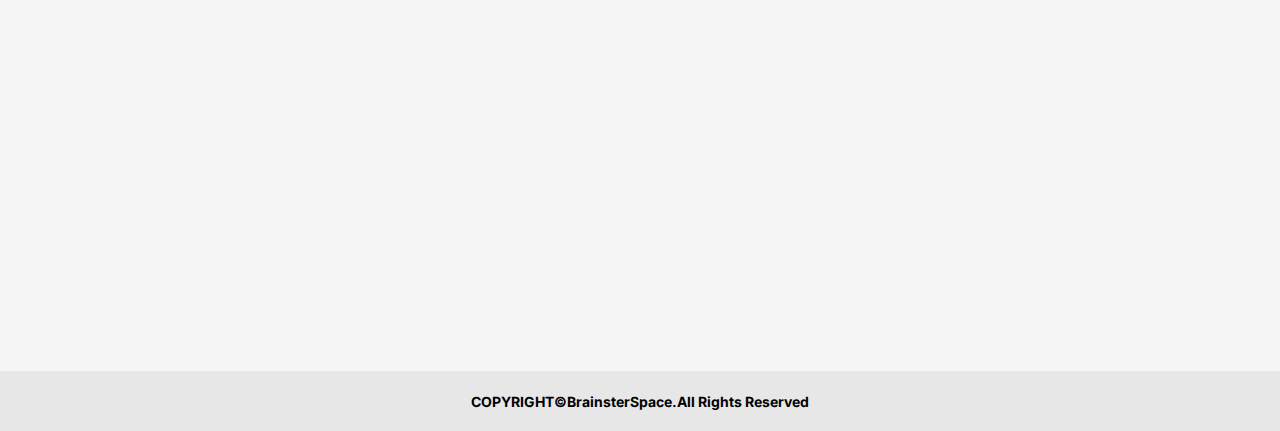
<file: events.html>
<!DOCTYPE html>
<html>

<head>
  <title>Настани</title>
  <meta name="keywords" content="Project_2" />
  <meta name="description" content="Project_2" />
  <meta name="author" content="Project_2" />
  <meta charset="utf-8" />
  <meta name="viewport" content="width=device-width,initial-scale=1.0" />
  <link rel="stylesheet" href="https://maxcdn.bootstrapcdn.com/bootstrap/3.3.7/css/bootstrap.min.css" />
  <link rel="stylesheet" type="text/css" href="./assets/css/animate.css" />
  <link rel="stylesheet" type="text/css" href="./assets/css/style.css" />
  <link rel="stylesheet" type="text/css" href="./assets/css/query.css" />
  <link href="https://fonts.googleapis.com/css?family=Inter:300,400,500,600,700,800&display=swap" rel="stylesheet">
  <link rel="stylesheet" href="https://stackpath.bootstrapcdn.com/font-awesome/4.7.0/css/font-awesome.min.css" />
  <link rel="apple-touch-icon" sizes="180x180" href="/apple-touch-icon.png">
  <link rel="icon" type="image/png" sizes="32x32" href="./assets/favicon/favicon-32x32.png">
  <link rel="icon" type="image/png" sizes="16x16" href="./assets/favicon/favicon-16x16.png">
  <link rel="manifest" href="./assets/favicon/site.webmanifest">
  <meta name="msapplication-TileColor" content="#da532c">
  <meta name="theme-color" content="#ffffff">
</head>

<body>
  <nav class="navbar navbar-default">
    <div class="nav-wrap first">
      <div class="navbar-header">
        <li class="btn-position">
          <a href="#" class="bt btn-black line-none"><svg class="plus_icon">
              <use xlink:href="./assets/icons/plus.svg#Layer_1"></use>
            </svg>&nbsp;&nbsp;Приклучи Се</a>
        </li>
        <button type="button" class="navbar-toggle collapsed first" data-toggle="collapse" data-target="#bs-navbar"
          aria-expanded="false">
          <span class="sr-only">Toggle navigation</span>
          <span class="icon-bar"></span>
          <span class="icon-bar"></span>
          <span class="icon-bar"></span>
        </button>
        <a class="navbar-brand" href="index.html"><img src="./assets/img/logo.jpg" alt="LOGO" /></a>
      </div>
      <div class="collapse navbar-collapse first" id='bs-navbar'>
        <ul class="nav navbar-nav navbar-right">
          <li class="home-nav"><a href="blog.html">Space Блог</a></li>
          <li class="home-nav"><a href="calendar.html">Настани</a></li>
          <li class="home-nav"><a href="#">Co-Working</a></li>
          <li class="home-nav"><a href="akademii.html">Академии</a></li>
          <li class="home-nav"><a href="events.html" class="btn-border">Простор За Настани</a></li>
          <li class="home-nav before"><a data-toggle="modal" href='#form-partner'>Партнерства</a></li>
          <li class="last desk">
            <a href="#" class="bt btn-black line-none"><svg class="plus_icon">
                <use xlink:href="./assets/icons/plus.svg#Layer_1"></use>
              </svg>&nbsp;&nbsp;Приклучи Се</a>
          </li>
          <li class="home-nav last mob">
            <a href="#" class="bt btn-yellow line-none"><svg class="plus_icon_mob">
                <use xlink:href="./assets/icons/plus.svg#Layer_1"></use>
              </svg>&nbsp;&nbsp;Приклучи Се</a>
          </li>
        </ul>
      </div>
    </div>
  </nav>

  <main>
    <section class="events-book py-3">
      <div class="container-fluid">
        <div class="row d-flex">
          <div class="col-md-4">
            <h2 class="h2-style mb-2">Простор за настани</h2>
            <div class="paragraphs mb-4">
              <p>Совладај ги најбараните вештини на денешницата преку практична работа. Поврзи се со сегашните и идните
                врвни професионалци.</p>
              <p>Совладај ги најбараните вештини на денешницата преку практична работа. Поврзи се со сегашните и идните
                врвни професионалци.</p>
              <p>Совладај ги најбараните вештини на денешницата преку практична работа. Поврзи се со сегашните и идните
                врвни професионалци. Отвори си го патот кон кариера каква што посакуваш.</p>
            </div>
            <a href="#" class="bs btn-black line-none mb-3 btnSlide"><svg class="plus_icon">
                <use xlink:href="./assets/icons/plus.svg#Layer_1"></use>
              </svg>&nbsp;&nbsp;
              <span class="btn__visible">Букирајте не</span>
              <span class="btn__invisible">Се гледаме</span>
            </a>
          </div>
          <div class="col-md-8 photo">
            <div class="photo">
              <img src="./assets/img/Za_Nas/edukacija1.jpg" class="img-responsive" alt="Image">
              <div class="glow-wrap">
                <i class="glow"></i>
              </div>
            </div>
          </div>
        </div>
      </div>
    </section>

    <section class="events-space py-6">
      <div class="container-fluid">
        <div class="row d-flex">
          <div class="col-md-3 col-sm-12">
            <h2 class="h2-style mb-2">Нашите простории</h2>
            <div class="paragraphs mb-3">
              <p>Совладај ги најбараните вештини на денешницата преку практична работа. Поврзи се со сегашните и идните
                врвни професионалци.</p>
              <p>Совладај ги најбараните вештини на денешницата преку практична работа. </p>
              <p>Совладај ги најбараните вештини на денешницата преку</p>
            </div>
          </div>
          <div class="col-md-9 d-flex">
            <div class="row-mr">
              <div class="gallery-content col-md-4 col-sm-6 col-xs-12 js--wp-13">
                <img src="./assets/img/Renderi/2.jpg" class="img-responsive mb-1" alt="Image">
                <h5 class="h5-style mb-2-2">Brainster</h5>
              </div>
              <div class="gallery-content col-md-4 col-sm-6 col-xs-12 js--wp-13">
                <img src="./assets/img/Renderi/C3-1.jpg" class="img-responsive mb-1" alt="Image">
                <h5 class="h5-style mb-2-2">Адаптибилна училнца</h5>
              </div>
              <div class="gallery-content col-md-4 col-sm-6 col-xs-12 js--wp-13">
                <img src="./assets/img/Renderi/HOL-KON-SEDENJE.jpg" class="img-responsive mb-1" alt="Image">
                <h5 class="h5-style mb-2-2">Хол</h5>
              </div>
              <div class="gallery-content col-md-4 col-sm-6 col-xs-12 js--wp-11">
                <img src="./assets/img/Renderi/C3-EXIBITION_2.jpg " class="img-responsive mb-1" alt="Image">
                <h5 class="h5-style mb-2-2">Конфернциска сала</h5>
              </div>
              <div class="gallery-content col-md-4 col-sm-6 col-xs-12 js--wp-11">
                <img src="./assets/img/Renderi/C1-2.jpg" class="img-responsive mb-1" alt="Image">
                <h5 class="h5-style mb-2-2">Училница</h5>
              </div>
              <div class="gallery-content col-md-4 col-sm-6 col-xs-12 js--wp-11">
                <img src="./assets/img/Renderi/C1-4.jpg" class="img-responsive mb-1" alt="Image">
                <h5 class="h5-style mb-2-2">Канцелариски простор</h5>
              </div>
              <div class="gallery-content col-md-4 col-sm-6 col-xs-12 js--wp-12">
                <img src="./assets/img/Renderi/C3-2.jpg" class="img-responsive mb-1" alt="Image">
                <h5 class="h5-style mb-2-2">Сала со бина</h5>
              </div>
              <div class="gallery-content col-md-4 col-sm-6 col-xs-12 js--wp-12">
                <img src="./assets/img/Renderi/C2-1.jpg" class="img-responsive mb-1" alt="Image">
                <h5 class="h5-style mb-2-2">Училница</h5>
              </div>
              <div class="gallery-content col-md-4 col-sm-6 col-xs-12 js--wp-12">
                <img src="./assets/img/Space_Kitchen_Galerija/KITCHEN_03.jpg" class="img-responsive mb-1" alt="Image">
                <h5 class="h5-style">Space Kitcken</h5>
              </div>
            </div>
          </div>
        </div>
      </div>
    </section>

    <section class="events-kitchen py-6">
      <div class="container-fluid">
        <div class="row d-flex">
          <div class="col-md-4 col-sm-12 col-xs-12 md-display">
            <h2 class="h2-style">Space Kitchen</h2>
            <div class="paragraphs">
              <p>Совладај ги најбараните вештини на денешницата преку практична работа. Поврзи се со сегашните и
                идните врвни професионалци.</p>
              <p>Совладај ги најбараните вештини на денешницата преку практична работа. </p>
            </div>
          </div>
          <div class="col-md-8 col-sm-12 col-xs-12 height-all">
            <div class="row px--11">
              <div class="col-md-6 col-sm-6 col-xs-12 height-pic px-11 mb-2-3">
                <div class="one-pic"></div>
                <div class="row px--11 hideImg">
                  <div class="col-md-6 height-pic px-11">
                    <div class="two-pic"></div>
                  </div>
                  <div class="col-md-6 height-pic px-11">
                    <div class="three-pic"></div>
                  </div>
                </div>
              </div>
              <div class="col-md-6 col-sm-6 col-xs-12 height-all px-11  mb-2-3">
                <div class="four-pic"></div>
              </div>
              <div class="col-md-6 col-sm-6 col-xs-12 height-pic px-11 d-block  mb-2-3">
                <div class="two-pic"></div>
              </div>
              <div class="col-md-6 col-sm-6 col-xs-12 height-pic px-11 d-block  mb-2-3">
                <div class="three-pic"></div>
              </div>
            </div>
          </div>
          <div class="col-md-4 col-sm-12 col-xs-12 md-none">
            <h2 class="h2-style">Space Kitchen</h2>
            <div class="paragraphs">
              <p>Совладај ги најбараните вештини на денешницата преку практична работа. Поврзи се со сегашните и
                идните врвни професионалци.</p>
              <p>Совладај ги најбараните вештини на денешницата преку практична работа. </p>
            </div>
          </div>
        </div>
      </div>
    </section>

    <section class="events-offer py-6 js--wp-15">
      <div class="container-fluid">
        <div class="row>
          <div class=" col-md-12">
          <h2 class="h2-style mb-3">Нудиме</h2>
          <div class="btn-item">
            <a href="#" class="bl line-none bt-lg"><svg class="events_icon">
                <use xlink:href="./assets/icons/space.svg#Layer_1 "></use>
              </svg>&nbsp;&nbsp;Простор</a>
          </div>
          <div class="btn-item">
            <a href="#" class="bl line-none bt-lg"><svg class="events_icon">
                <use xlink:href="./assets/icons/kitchen.svg#Layer_1 "></use>
              </svg>&nbsp;&nbsp;Space Kitchen</a>
          </div>
          <div class="btn-item">
            <a href="#" class="bl line-none bt-lg"><svg class="events_icon">
                <use xlink:href="./assets/icons/logistic.svg#Layer_1 "></use>
              </svg>&nbsp;&nbsp;Логистика</a>
          </div>
          <div class="btn-item">
            <a href="#" class="bl line-none bt-lg"><svg class="events_icon">
                <use xlink:href="./assets/icons/tehnical.svg#Capa_1 "></use>
              </svg>&nbsp;&nbsp;Техничка Поддршка</a>
          </div>
          <div class="btn-item">
            <a href="#" class="bl line-none bt-lg"><svg class="events_icon">
                <use xlink:href="./assets/icons/sound.svg#Layer_1 "></use>
              </svg>&nbsp;&nbsp;Звук</a>
          </div>
          <div class="btn-item">
            <a href="#" class="bl line-none bt-lg"><svg class="events_icon">
                <use xlink:href="./assets/icons/light.svg#Layer_1 "></use>
              </svg>&nbsp;&nbsp;Светло</a>
          </div>
          <div class="btn-item">
            <a href="#" class="bl line-none bt-lg"><svg class="events_icon">
                <use xlink:href="./assets/icons/organize.svg#Layer_1 "></use>
              </svg>&nbsp;&nbsp;Помош при Организација</a>
          </div>
          <div class="btn-item">
            <a href="#" class="bl line-none bt-lg"><svg class="events_icon">
                <use xlink:href="./assets/icons/photography.svg#Layer_1 "></use>
              </svg>&nbsp;&nbsp;Видео и Фотографија</a>
          </div>
          <div class="btn-item">
            <a href="#" class="bl line-none bt-lg"><svg class="events_icon">
                <use xlink:href="./assets/icons/fb.svg#Capa_1"></use>
              </svg>&nbsp;&nbsp;Промоција на Социјални Мрежи</a>
          </div>
        </div>
      </div>
      </div>
    </section>

    <section class="events-host">
      <div class="container-fluid">
        <div class="row d-flex row-reverse col-reverse">
          <div class="col-sm-6 col-xs-12">
            <div class="generals">
              <h2 class="h2-style">Event Host</h2>
              <p>Трајкоски Бојан</p>
              <p>bojan.trajkoski.mk@gmail.com</p>
              <p>070 / 31 - 89 - 31</p>
            </div>
          </div>
          <div class="col-sm-6 col-xs-12">
            <div class="portrait" id="portrait">
              <div class="fill cover-img"></div>
              <div class="fill z-10 hover">
                <div class="fill cover-img hover-img"></div>
              </div>
            </div>
          </div>
        </div>
      </div>
    </section>
  </main>

  <footer class="footer py-10">
    <div class="container-fluid">
      <div class="row">
        <div class="col-md-5 col-sm-8">
          <div class="row row-inner d-f">
            <div class="col-md-6 col-sm-4 col-xs-12 mb-2 js--wp-10">
              <div class="content-links">
                <h4 class='mb-3'>Корисни Линкови</h4>
                <ul class="footer-ul">
                  <li><a href="#" data-toggle="popover" title="Бојан Трајкоски"
                      data-content="Е-маил: bojan.trajkoski.mk@gmail.com Тел: 070/318-931">Контакт</a></li>
                  <li><a href="https://www.wearelaika.com/">Отворени Позиции</a></li>
                  <li><a
                      href="https://medium.com/wearelaika/brainster-space-the-new-home-of-the-local-tech-community-in-skopje-ffe97b564152">Галерија</a>
                  </li>
                  <li><a href="calendar.html">Календар</a></li>
                </ul>
              </div>
            </div>
            <div class="col-md-6 col-sm-4 col-xs-12 js--wp-10">
              <div class="content-social">
                <h4 class="mb-3">Социјални Мрежи</h4>
                <ul class="footer-ul-social">
                  <li><a href=""><svg class="sc_icon">
                        <use xlink:href="./assets/icons/facebook.svg#Capa_1"></use>
                      </svg></a></li>
                  <li><a href=""><svg class="sc_icon">
                        <use xlink:href="./assets/icons/linkedin.svg#Capa_1"></use>
                      </svg></a></li>
                  <li><a href=""><img src="./assets/icons/instagram.svg" alt="insta" class="sc_icon"></a></li>
                </ul>
              </div>
            </div>
          </div>
        </div>
        <div class="col-md-7 col-sm-4 text-right col-sm-4 col-xs-12 js--wp-10">
          <a href="index.html"><img src="./assets/img/logo_footer.jpg" alt="logo_footer"
              class="logo_footer pulsate"></a>
        </div>
      </div>
    </div>
  </footer>

  <div class="subfooter">COPYRIGHT&copy;BrainsterSpace.All Rights Reserved</div>

  <div class="popup-form d-none">
    <div class="container-new">
      <div class="message signup">
        <a href="#" class="close-icon">
          <svg class="close_icon">
            <use xlink:href="./assets/icons/close.svg#Layer_1"></use>
          </svg></a>
        <div class="btn-wrapper">
          <button class="button" id="signup">Пријави Се</button>
          <button class="button" id="login">Логирај Се</button>
        </div>
      </div>
      <div class="form form--signup">
        <h3 class="form--heading mb-3">Добредојде! Пријави Се</h3>
        <form autocomplete="off" class="form-sign-log" action="./assets/php/process-form.php" method="POST">
          <input type="text" placeholder="Име" required>
          <input type="email" placeholder="Е-маил" required>
          <input type="password" placeholder="Лозинка" required>
          <button type="submit" class="button">Пријави Се</button>
        </form>
      </div>
      <div class="form form--login">
        <h3 class="form--heading mb-3">Добредојде назад! </h3>
        <form autocomplete="off" class="form-sign-log" action="./assets/php/process-form.php" method="POST">
          <input type="text" placeholder="Име" required>
          <input type="password" placeholder="Лозинка" required>
          <button type="submit" class="button">Логирај Се</button>
        </form>
      </div>
    </div>
  </div>

  <div class="modal fade" id="form-partner">
    <div class="modal-dialog">
      <div class="modal-content">
        <div class="modal-header">
          <button type="button" class="close" data-dismiss="modal" aria-hidden="true">&times;</button>
          <h3 class="modal-title h3-style">Приклучи се</h3>
        </div>
        <div class="modal-body">
          <form action="#" method="GET" class="form-horizontal" role="form">
            <div class="form-group">
              <label for="name" class="text-partners">Име и Презиме (задолжително)
                <span class="nameValid">Внесете Име и Презиме</span>
              </label>
              <input type="text" class="form-control" name="name" id="name" aria-describedby="helpId"
                placeholder="Внесете Име и Презиме" data-content="blur" required>
            </div>
            <div class="form-group">
              <label for="company" >Име на компанија (незадолжително)</label>
              <input type="text" class="form-control" name="company" id="company" aria-describedby="helpId"
                placeholder="Внесете Име на Вашате Компанија" data-content="blur">
            </div>
            <div class="form-group">
              <label for="telephone" class="text-partners">Телефонски Број (задолжително)
                <span class="telValid">Внесете Телефонски Број</span>
              </label>
              <input type="number" name="telephone" id="telephone" class="form-control" value="" min="" max="" step=""
                required="required" title="" data-content="blur" placeholder="Внесете Телефонски Број">
            </div>
            <div class="form-group">
              <label for="textarea" class="text-partners">Предлог за Соработка (незадолжително)<span
                  class="msg-strings">300</span></label>
              <textarea class="form-control" data-content="blur" name="textarea" id="textarea" rows="5" maxlength="300"
                placeholder="Во 300 карактери, опишете зошто сакате да соработуваме"></textarea>
            </div>
            <div class="modal-footer">
              <button type="button" class="bt btn-white line-none" data-dismiss="modal">Исклучи</button>
              <button type="submit" class="bt btn-black line-none validation"><svg class="arrow_icon">
                  <use xlink:href="./assets/icons/right-arrow.svg#Layer"></use>
                </svg>&nbsp;&nbsp;Испрати форма</button>
            </div>
          </form>
        </div>
      </div>
    </div>
  </div>

  <script src="https://cdnjs.cloudflare.com/ajax/libs/jquery/3.3.1/jquery.js"></script>
  <script src="https://maxcdn.bootstrapcdn.com/bootstrap/3.3.7/js/bootstrap.min.js"></script>
  <script src="./assets/js/jquery.waypoints.min.js"></script>
  <script src="./assets/js/data.js"></script>
  <script src="./assets/js/jquery.js"></script>
  <script src="./assets/js/app.js"></script>
</body>

</html>
</file>
<file: assets/css/style.css>
/* ----------------------------------------------- */
/* KEY FRAMES*/
/* ----------------------------------------------- */
@-webkit-keyframes moveInBottom {
    0% {
      opacity: 0;
      -webkit-transform: translateY(3rem);
              transform: translateY(3rem); }
    100% {
      opacity: 1;
      -webkit-transform: translate(0);
              transform: translate(0); } }
@keyframes moveInBottom {
    0% {
      opacity: 0;
      -webkit-transform: translateY(3rem);
              transform: translateY(3rem); }
    100% {
      opacity: 1;
      -webkit-transform: translate(0);
              transform: translate(0); } } */
.moveInBottom {
display: block;
-webkit-animation: moveInBottom 1s ease-out;
animation: moveInBottom 1s ease-out}   

@-webkit-keyframes moveInLeft {
0% {
    opacity: 0;
    -webkit-transform: translateX(-10rem);
    transform: translateX(-10rem);
}
80% {
    -webkit-transform: translateX(1rem);
    transform: translateX(1rem);
}
100% {
    opacity: 1;
    -webkit-transform: translate(0);
    transform: translate(0);
}}   

@keyframes moveInLeft {
0% {
    opacity: 0;
    -webkit-transform: translateX(-10rem);
    transform: translateX(-10rem);
}
80% {
    -webkit-transform: translateX(1rem);
    transform: translateX(1rem);
}
100% {
    opacity: 1;
    -webkit-transform: translate(0);
    transform: translate(0);
}}
.moveInLeft {
    display: block;
    -webkit-animation: moveInLeft 1s ease-out;
    animation: moveInLeft 1s ease-out}   

@-webkit-keyframes moveInRight {
    0% {
        opacity: 0;
        -webkit-transform: translateX(10rem);
        transform: translateX(10rem);
    }
    80% {
        -webkit-transform: translateX(-1rem);
        transform: translateX(-1rem);
    }
    100% {
        opacity: 1;
        -webkit-transform: translate(0);
        transform: translate(0);
    }}   

@keyframes moveInRight {
    0% {
        opacity: 0;
        -webkit-transform: translateX(10rem);
        transform: translateX(10rem);
    }
    80% {
        -webkit-transform: translateX(-1rem);
        transform: translateX(-1rem);
    }
    100% {
        opacity: 1;
        -webkit-transform: translate(0);
        transform: translate(0);
    }}
.moveInRight {
    display: block;
    -webkit-animation: moveInRight 1s ease-out;
    animation: moveInRight 1s ease-out} 

@-webkit-keyframes pulsate {
    0% {
        -webkit-transform: scale(1);
        transform: scale(1);
        box-shadow: none;
    }
    50% {
        -webkit-transform: scale(1.05);
        transform: scale(1.05);
        box-shadow: 0 1rem 4rem rgba(0, 0, 0, 0.25);
    }
    100% {
        -webkit-transform: scale(1);
        transform: scale(1);
        box-shadow: none;
    }
} 

@keyframes pulsate {
    0% {
        -webkit-transform: scale(1);
        transform: scale(1);
        box-shadow: none;
    }
    50% {
        -webkit-transform: scale(1.05);
        transform: scale(1.05);
        box-shadow: 0 1rem 4rem rgba(0, 0, 0, 0.25);
    }
    100% {
        -webkit-transform: scale(1);
        transform: scale(1);
        box-shadow: none;
    }
}
.pulsate {-webkit-animation: pulsate 1s infinite;animation: pulsate 1s infinite}
.zoomIn {-webkit-animation: zoomIn 2s ease;animation: zoomIn 2s ease}

.wrap-type {
-webkit-animation: caret 1s steps(1) infinite;
        animation: caret 1s steps(1) infinite;
border-right: 0.08em solid #fff;
padding-right: 1px;
color: black;
text-decoration: none!important;
}
@-webkit-keyframes caret {50% {border-color: transparent}}
@keyframes caret {50% {border-color: transparent}}

.js--wp-1,.js--wp-2,.js--wp-3,.js--wp-4, .js--wp-5,.js--wp-6,.js--wp-7,.js--wp-8,.js--wp-9,.js--wp-10
{
    opacity: 0!important;
    -webkit-animation-duration: 1s;
    animation-duration: 1s;
}

.js--wp-11,.js--wp-12,.js--wp-13,.js--wp-14,.js--wp-15,.js--wp-16
{
    opacity: 0!important;
    -webkit-animation-duration: 2s;
    animation-duration: 2s;
}

.js--wp-1.animated,.js--wp-2.animated,.js--wp-3.animated,.js--wp-4.animated,.js--wp-5.animated,.js--wp-6.animated,.js--wp-7.animated,.js--wp-8.animated,.js--wp-9.animated,.js--wp-10.animated,.js--wp-11.animated,.js--wp-12.animated,.js--wp-13.animated,.js--wp-14.animated,.js--wp-15.animated,.js--wp-16.animated
 {
    opacity: 1!important;
}

/* ----------------------------------------------- */
/* ANIMATIONS*/
/* ----------------------------------------------- */
/* Buttons Event */
 .btn-item::before {
    content: "";
    position: absolute;
    top: 0;
    left: 0;
    height: 100%;
    width: 3px;
    background-color: #fcd232;
    -webkit-transform: scaleY(0);
    transform: scaleY(0);
    -webkit-transition: width 0.4s cubic-bezier(1, 0, 0, 1) 0.2s, background-color 0.1s, -webkit-transform 0.2s;
    transition: width 0.4s cubic-bezier(1, 0, 0, 1) 0.2s, background-color 0.1s, -webkit-transform 0.2s;
    transition: transform 0.2s, width 0.4s cubic-bezier(1, 0, 0, 1) 0.2s, background-color 0.1s;
    transition: transform 0.2s, width 0.4s cubic-bezier(1, 0, 0, 1) 0.2s, background-color 0.1s, -webkit-transform 0.2s;
}

.btn-item:hover::before {
    -webkit-transform: scaleY(1);
    transform: scaleY(1);
    width: 100%;
    border-radius: 6px;
}

.btn-item {
    position: relative;
    display: inline-block;
    background: black;
    border-radius: 8px;
    margin-right: 1.5rem;
    margin-bottom: 1.7rem;
    text-transform: none;  
}

.btn-item:hover .events_icon {fill: black}

.bt-lg:link
.bt-lg:visited {
    position: relative;
    z-index: 999;
    text-decoration: none;
    color: black;
}

.bt-lg:hover, 
.bt-lg:active{color: black}
.bt-lg:focus {color: white}

/* Gallery */
.gallery-content img,
.one-pic,
.two-pic,
.three-pic,
.four-pic {
    box-shadow: 0 8px 16px rgba(0,0,0,0.4);
    border-radius: 2px;
    position: relative;
    z-index: 10;
    -webkit-transition: all .2s;
    transition: all .2s;
    outline-offset: 1.5rem
}
.gallery-content img:hover,
.one-pic:hover,
.two-pic:hover,
.three-pic:hover,
.four-pic:hover {
    outline: 1.5rem solid #55c57a;
    -webkit-transform: scale(1.05) translateY(-0.5rem);
    transform: scale(1.05) translateY(-0.5rem);
    box-shadow: 0 8px 16px rgba(0,0,0,0.5);
    z-index: 20;
}

.gallery-content img:hover + .h5-style{
    visibility: hidden;
    opacity: 0;
}

/* Footer */
.footer-ul li a:hover {
    color: #fcd232!important;
    box-shadow: 0 1rem 2rem rgba(0,0,0,0.4);
    -webkit-transform: rotate(5deg) scale(1.3);
    transform: rotate(5deg) scale(1.3);
}

.footer-ul-social li a img:hover,
.footer-ul-social li a svg:hover {
    -webkit-transition: all .3s;
    transition: all .3s;
    -webkit-transform: scale(1.3);
            transform: scale(1.3)}

/* Flipping Cards */
.cards {
    height: calc((100vw - 18rem)/5.73 + 28rem);
    -webkit-perspective: 150rem;
            perspective: 150rem;
    position: relative;
    margin-bottom: 2rem;
}

.card__side--back {
    -webkit-transform: rotateY(180deg);
    transform: rotateY(180deg);
    background: -webkit-gradient(linear, left top, left bottom, from(#7D6919), to(#fcd232));
    background: linear-gradient(to bottom, #7D6919, #fcd232);
}

.cards:hover .card__side--front {
    -webkit-transform: rotateY(-180deg);
            transform: rotateY(-180deg); 
}

.cards:hover .card__side--back {
-webkit-transform: rotateY(0);
        transform: rotateY(0); 
}   

.card__sides {
    height: 100%;
    -webkit-transition: all .8s ease;
    transition: all .8s ease;
    position: absolute;
    top: 0;
    left: 0;
    width: 100%;
    -webkit-backface-visibility: hidden;
    backface-visibility: hidden;
    border-radius: 3px;
    overflow: hidden;
    box-shadow: 0 1.5rem 4rem rgba(0,0,0,0.15);
}

.card-btn-box {
    position: absolute;
    top: 50%;
    left: 50%;
    -webkit-transform: translate(-50%, -50%);
    transform: translate(-50%, -50%);
    width: 100%;
    text-align: center;
}

.bc {
    font-weight: 500;
    padding : 1.4rem 4.9rem;
    letter-spacing: 1px;
}

/* Scroll */
::-webkit-scrollbar {
 width: 16px;
}
::-webkit-scrollbar-track {
 box-shadow: inset 0 0 6px rgba(0,0,0,0.3); 
 border-radius: 10px;
}
::-webkit-scrollbar-thumb {
 box-shadow: inset 0 0 6px rgba(0,0,0,0.5);
 background:  #fcd232;
 border-radius: 10px;

 }

 /* Calendar */
.day-cell:before,
.day-cell:after {
    border: 0 solid transparent;
    -webkit-transition: all .3s;
    transition: all .3s;
    content: '';
    position: absolute;
    width: 0px;
}

.day-cell:before {
    border-top: 2px solid #c47135;
    left: 0px;
    top: -5px;
}

.day-cell:after {
    border-bottom: 2px solid #c47135;
    bottom: -5px;
    right: 0px;
}

.day-cell:hover {
    background-color: #c47135;
}

.day-cell:hover:before,
.day-cell:hover:after {
    height: 100%;
    width: 100%;
}

/* EventPicture */
.events-host {
    --translate-x: 30px;
    --translate-y: -20px;
  }
  
.portrait {
    width: 100%;
    max-width: 46rem;
    margin-left: auto;
    height: 65.7rem;
    position: relative;
    overflow: hidden;
}
.portrait:hover .hover {
    filter: progid:DXImageTransform.Microsoft.Alpha(Opacity=40);
    opacity: 0.4;
}
.portrait:hover .hover-img {
    -webkit-transform: translate(var(--translate-x), var(--translate-y));
    transform: translate(var(--translate-x), var(--translate-y));
}

.fill, .hover-img:after {
    width: 100%;
    height: 100%;
    position: absolute;
    top: 0;
    left: 0;
    z-index: 5;
}

.z-10 {z-index: 10}

.hover {
    -webkit-transition: all 380ms cubic-bezier(0.16, 0.01, 0.77, 1);
    transition: all 380ms cubic-bezier(0.16, 0.01, 0.77, 1);
    filter: progid:DXImageTransform.Microsoft.Alpha(Opacity=0);
    opacity: 0;
}

.hover-img {
    -webkit-transition: opacity, -webkit-transform 320ms cubic-bezier(0.16, 0.01, 0.77, 1);
    transition: opacity, -webkit-transform 320ms cubic-bezier(0.16, 0.01, 0.77, 1);
    transition: opacity, transform 320ms cubic-bezier(0.16, 0.01, 0.77, 1);
    transition: opacity, transform 320ms cubic-bezier(0.16, 0.01, 0.77, 1), -webkit-transform 320ms cubic-bezier(0.16, 0.01, 0.77, 1);
}
.hover-img:after {
    content: "";
    background-color: #ffeb3b;
    mix-blend-mode: color;
}

.cover-img {
    background-size: cover;
    background-position: top center;
    background-repeat: no-repeat;
    background-image: url(../img/bojan.jpg);
    cursor: pointer;
}

/* PHOTOS */
.photo img{
    box-shadow: 10px 15px 25px 0 rgba(0,0,0,.2);
    -webkit-transition: all .5s cubic-bezier(0.645, 0.045, 0.355, 1);
    transition: all .5s cubic-bezier(0.645, 0.045, 0.355, 1);
    margin-top: -1rem;
}

.photo:hover img{box-shadow: 1px 1px 10px 0 rgba(0,0,0,.1)}

.photo .glow-wrap{
    overflow: hidden;
    position: absolute;
    width: 100%;
    height: 100%;
    top: 0;
    margin-top: -10px;
}

.photo .glow{
    display: block;
    position:absolute;
    width: 40%;
    height: 200%;
    background: rgba(255,255,255,.2);
    top: 0;
    -webkit-filter: blur(5px);
            filter: blur(5px);
    -webkit-transform: rotate(45deg) translate(-450%, 0);
            transform: rotate(45deg) translate(-450%, 0);
    -webkit-transition: all .5s cubic-bezier(0.645, 0.045, 0.355, 1);
    transition: all .5s cubic-bezier(0.645, 0.045, 0.355, 1);
}

.photo:hover .glow{
    -webkit-transform: rotate(45deg) translate(450%, 0);
            transform: rotate(45deg) translate(450%, 0);
    -webkit-transition: all 1s cubic-bezier(0.645, 0.045, 0.355, 1);
    transition: all 1s cubic-bezier(0.645, 0.045, 0.355, 1);
}

.photo:hover img,
.photo:hover .glow-wrap{margin-top: 0}

  /* Blok Cards */
.thumbnail .card {
    background: #fff;
    margin: 0 auto;
    border-radius: 4px;
    box-shadow:0 2px 10px rgba(0,0,0,.2);
}
.card:before,
.card:after {
    content:"";
    position: absolute;
    top: 0;
    left: 0;
    width: 100%;
    height: 100%;
    border-radius: 4px;
    background: #fff;
    -webkit-transition: 0.5s;
    transition: 0.5s;
    z-index:-1;
}
.card:hover:before{
    -webkit-transform: rotate(20deg);
            transform: rotate(20deg);
    box-shadow: 0 2px 20px rgba(0,0,0,.2);
}
.card:hover:after{
    -webkit-transform: rotate(10deg);
            transform: rotate(10deg);
    box-shadow: 0 2px 20px rgba(0,0,0,.2);
}

.thumbnail,
.link-academy{
    -webkit-transition: -webkit-transform 0.25s ease-out;
    transition: -webkit-transform 0.25s ease-out;
    transition: transform 0.25s ease-out;
    transition: transform 0.25s ease-out, -webkit-transform 0.25s ease-out;
}

.thumbnail:hover,
.link-academy:hover{
    -webkit-transform: translateY(-10px);
            transform: translateY(-10px)
}

.thumbnail:focus,
.thumbnail:active,
.link-academy:focus,
.link-academy:active {
    -webkit-transform: translateY(0px);
            transform: translateY(0px)
}

/* Book Now Button */

.btnSlide:hover{ 
    -webkit-transform: translateY(0); 
            transform: translateY(0);
}

.btnSlide > * {
    display: inline-block;
    height: 100%;
    width: 100%;
    -webkit-transition: all .2s;
    transition: all .2s;
}

.btn__invisible {
    position: absolute;
    left: 48px;
    top: -100%;
    display: none;
}

.btnSlide:hover .btn__visible {
    -webkit-transform: translateY(200%);
    transform: translateY(200%);
    opacity: 0;
}

.btnSlide:hover .btn__invisible {
    top: 15px;
    left: 48px;
    display: inline-block;
}
  
/* ----------------------------------------------- */
/* FORM SIGN LOGIN*/
/* ----------------------------------------------- */
.message, .form, .form-sign-log {
    display: -webkit-box;
    display: flex;
    -webkit-box-pack: center;
            justify-content: center;
    -webkit-box-align: center;
            align-items: center;
    -webkit-box-orient: vertical;
    -webkit-box-direction: normal;
            flex-direction: column;
    font-family: 'Inter', sans-serif;
  }
  
.container-new {
    width: 700px;
    height: 400px;
    background: white;
    position: relative;
    display: grid;
    grid-template: 100% / 50% 50%;
    box-shadow: 2px 2px 10px 0 rgba(#333, 0.2);
    background-image: url(../img/Space_Blog_Kartici/normal.jpg);
    box-shadow: 0 1.5rem 4rem rgba(0,0,0,0.2);
    top: 50%;
    left: 50%;
    -webkit-transform: translate(-50%, -50%);
            transform: translate(-50%, -50%);
    background-color: black;
}

.popup-form {
    height: 100vh;
    width: 100%;
    position: fixed;
    top: 0;
    left: 0;
    background-color: rgba(0,0,0,0.8);
    z-index: 9999;
}

.message.signup,
.message.login {
   background-image: linear-gradient(105deg, rgba(255,255,255,0.9), rgba(255,255,255,0.9)),url(../img/Space_Blog_Kartici/revert.jpg);
   background-position: bottom;
    z-index: 20;
}
  
.message {
    position: absolute;
    background: white;
    width: 50%;
    height: 100%;
    -webkit-transition: 0.5s all ease;
    transition: 0.5s all ease;
    -webkit-transform: translateX(100%);
            transform: translateX(100%);
    z-index: 4;
}

.message:before {
    position: absolute;
    content: '';
    width: 1px;
    height: 70%;
    background: grey;
    opacity: 0;
    left: 0;
    top:15%;
}
    
.button{margin: 15px}
#signup {
    background: black;
    color: #fcd232;
    box-shadow: 0 1.5rem 4rem rgba(0,0,0,0.3);
}

#login {
    background: #fcd232;
    color: black;
    box-shadow: 0 1.5rem 4rem rgba(0,0,0,0.3);
    font-weight: 700;
}

.form.form--signup{
    border-top: 1px solid #fcd232;
    border-left: 1px solid #fcd232;
    border-bottom: 1px solid #fcd232;
}

.form.form--login {
    border-top: 1px solid #fcd232;
    border-right: 1px solid #fcd232;
    border-bottom: 1px solid #fcd232;
}

.signup:before {
    opacity: 0.3;
    left: 0;
}
  
.login::before {
    opacity: 0.3;
    left: 100%;
}
  
.form--heading {
    background-image: -webkit-gradient(linear, left top, right top, from(#7D6919), to(#fcd232));
    background-image: linear-gradient(to right, #7D6919, #fcd232);
    background-clip: text;
    -webkit-background-clip: text;
    color: transparent;
    -webkit-transition: all .2s;
    transition: all .2s;
    font-weight: 600;
}

.form--heading:hover {
    -webkit-transform: skewY(2deg) skewX(15deg) scale(1.1);
            transform: skewY(2deg) skewX(15deg) scale(1.1);
    text-shadow: 0.5rem 1rem 2rem rgba(0,0,0,0.2);
}

.btn-wrapper {
    width: 60%;
    display: -webkit-box;
    display: flex;
    -webkit-box-orient: vertical;
    -webkit-box-direction: normal;
            flex-direction: column;
    -webkit-box-align: center;
            align-items: center;
}
  
.form {
    width: 100%;
    height: 100%;
}
  
.form-sign-log{width: 70%} 

.form-sign-log > * {margin: 10px}

.form-sign-log > input {
    width: 90%;
    border: 0;
    border-bottom: 1px solid rgba(128, 128, 128, 0.5);
    font-size: 13px;
    font-weight: 300;
    color: #E1E1E1;
    letter-spacing: 0.11em;
    background: transparent;
    font-family: inherit;
}

.form-sign-log > input::-webkit-input-placeholder {
    color: rgb(155, 155, 155);
    font-size: 1.2rem;
    font-family: 'Inter', sans-serif;
    letter-spacing: 0;
}

.form-sign-log > input::-moz-placeholder {
    color: rgb(155, 155, 155);
    font-size: 1.2rem;
    font-family: 'Inter', sans-serif;
    letter-spacing: 0;
}

.form-sign-log > input:-ms-input-placeholder {
    color: rgb(155, 155, 155);
    font-size: 1.2rem;
    font-family: 'Inter', sans-serif;
    letter-spacing: 0;
}

.form-sign-log > input::-ms-input-placeholder {
    color: rgb(155, 155, 155);
    font-size: 1.2rem;
    font-family: 'Inter', sans-serif;
    letter-spacing: 0;
}

.form-sign-log > input::placeholder {
    color: rgb(155, 155, 155);
    font-size: 1.2rem;
    font-family: 'Inter', sans-serif;
    letter-spacing: 0;
}

.form-sign-log > input:focus {
    outline: 0;
    border-bottom: 1px solid rgba(252, 210, 50, 0.7);
    -webkit-transition: 0.6s all ease;
    transition: 0.6s all ease;
}
   
.button {
    width: 100%;
    height: 4.2rem;
    border: 0;
    outline: 0;
    color: white;
    font-size: 1.3rem;
    font-weight: 500;
    position: relative;
    z-index: 3;
    letter-spacing: 0px;
    background: linear-gradient(45deg, #fcd232, black);
    font-family: 'Inter', sans-serif;
    border-radius: 6px;
    text-transform: uppercase;
} 

.button:hover {
    -webkit-transform: translateY(4px);
            transform: translateY(4px);
    -webkit-transition: 0.4s all ease;
    transition: 0.4s all ease;
}
   
/* ----------------------------------------------- */
/* FORM PARTNERS*/
/* ----------------------------------------------- */
.modal-title.h3-style{font-weight: 700}

.modal-header {
    border-bottom: 1px solid transparent;
    padding: 1.5rem 0;
}

.modal-header .close {
    background: black;
    color: white;
    opacity: 1;
    height: 3.5rem;
    width: 3.5rem;
    border-radius: 50%;
}

.modal-content{padding: 2rem 3rem}

.form-control {
    font-size: 1.5rem;
    font-style: italic;
    height: 4.5rem;
}

.modal-footer {
    border-top: 1px solid transparent;
    padding: 0;
    display: -webkit-box;
    display: flex;
    -webkit-box-pack: end;
            justify-content: flex-end;
    -webkit-box-align: center;
            align-items: center;
}

button.bt.btn-black.line-none {
    background: black;
    color: #fcd232;
    border: none;
    margin: .6rem 0 .6rem .6rem;
}

.modal-footer .btn-white {margin: .6rem .6rem .6rem 0}
.modal-open .modal {padding-left: 0!important}

button.bt.btn-black.line-none:focus,
button:active{border-style: none}
button.bt.btn-white.line-none {border: transparent}

.text-partners {
    display: -webkit-box;
    display: flex;
    -webkit-box-pack: justify;
            justify-content: space-between;
}

.msg-strings,
.msg-stringsC {
    font-size: 1rem;
    display: -webkit-box;
    display: flex;
    align-self: flex-end;
    font-weight: 500;
}

.form-control:focus {
    border-color: #fcd232;
    outline: 0;
    box-shadow: inset 0 1px 1px rgba(0,0,0,.075), 0 0 8px rgb(252, 210, 50, .6);
}

.nameValid,
.nameValidC,
.telValidC,
.telValid {
    font-size: 1rem;
    color: red;
    display: none;
    align-self: flex-end;
    font-weight: 500;
}

/* ----------------------------------------------- */
/* BASIC SETUP */
/* ----------------------------------------------- */
*,
*::after,
*::before {
    margin    : 0;
    padding   : 0;
    box-sizing: inherit;
}

html {
    font-size: 62.5%;
    overflow-x: hidden;
}

body {
    font-family: 'Inter', sans-serif;
    font-weight: 500;
    box-sizing : border-box;
    color      : black;
    line-height: 1.5;
    overflow: hidden;
}

/* ----------------------------------------------- */
/* UTILLITY CLASSES */
/* ----------------------------------------------- */
::-moz-selection{background: #fcd232}
::selection{background: #fcd232}
.mb-0 {margin-bottom: 0}
.mb-1 {margin-bottom: .7rem}
.mb-2 {margin-bottom: 1.5rem!important}
.mb-2-2 {margin-bottom: 2.3rem}
.mb-2-3 {margin-bottom: 2.2rem}
.mb-3 {margin-bottom: 3rem}
.mb-4 {margin-bottom: 4rem}
.mb-5 {margin-bottom: 5rem}

.mx-2 {
    margin-top: 1.8rem;
    margin-bottom: 1.5rem;
}

.ml-2 {margin-left: -1.9rem}
.mr-1 {margin-right: .4rem}

.px-11 {
    padding-left: 1.1rem;
    padding-right: 1.1rem;
}

.px-08 {
    padding-left: .8rem;
    padding-right: .8rem;
}

.px--11 {
    margin-left: -1.1rem!important;
    margin-right: -1.1rem!important;
}

.py-6 {padding: 6rem 0}
.py-4 {padding: 4rem 0}
.py-3 {padding: 3rem 0}
.py-6-8 {padding: 6rem 0 8rem 0}
.py-4-10 {padding: 4rem 0 10rem 0}
.py-10-4 {padding: 10rem 0 4rem 0}
.py-10 {padding: 10rem 0}

.d-flex {
    display        : -webkit-box;
    display        : flex;
    -webkit-box-pack: center;
            justify-content: center;
    -webkit-box-align    : center;
            align-items    : center;
    flex-wrap: wrap;
}

.d-f {
    display        : -webkit-box;
    display        : flex;
    align-self: stretch;
}

.d-none {display: none}
.d-block {display: block}
.line-th {text-decoration: line-through}
.line-none {text-decoration: none !important}
.f-weight-5 {font-weight: 500!important}

.h1-style,
.h2-style {
    font-size  : 5.3rem;
    font-weight: 600;
    line-height: 1.3;
    margin-top : 0;
    -webkit-backface-visibility: hidden;
            backface-visibility: hidden;
}

.h2-style {font-weight: 700}

.h3-style {
    font-size  : 3.2rem;
    font-weight: 600;
    line-height: 1.2;
    margin-top : 0;
}

.h4-style {
    font-size  : 2.2rem;
    font-weight: 700;
    line-height: 1.3;
    color: black;
    margin-bottom: 2rem;
}

h4 {font-weight: 600}
.font-weight {font-weight: 500!important}

.h5-style {
    font-size  : 1.5rem;
    font-weight: 700;
    line-height: 1.2;
    margin-top : 0;
    color: black;
}

p {
    font-size: 1.5rem;
    line-height: 1.5;
    color: #333333!important;
    margin-bottom: 1.5rem;
}

.text-white {color: white!important}

.bt,.bm,.bs,.bl,.bc {
    text-transform        : uppercase;
    border-radius         : 6px;
    -webkit-font-smoothing: subpixel-antialiased !important;
    box-shadow            : 0 8px 16px #00000070;
    display               : -webkit-inline-box;
    display               : inline-flex;
    -webkit-box-align           : center;
            align-items           : center;
    font-size: 1.2rem!important;
    white-space: nowrap;
    -webkit-transition: all .2s;
    transition: all .2s;
    position: relative;
}

.bl {
    text-transform: none;
    padding: 1.1rem 2.5rem!important;
    font-size: 2.2rem!important;
    font-weight: 600;
    color: white;
    letter-spacing: 1px;
}

a.bt.btn-black.line-none:focus, 
a.bt.btn-black.line-none:hover {
    background-color: black;
}

.bt::after,.bm::after,.bs::after,.bc::after{
    content: "";
    display: inline-block;
    height: 100%;
    width: 100%;
    border-radius: 6px;
    position: absolute;
    top: 0;
    left: 0;
    z-index: -1;
    -webkit-transition: all .4s;
    transition: all .4s;
}

.bt:hover,.bm:hover,.bs:hover,.bc:hover{
    -webkit-transform: translateY(-3px)!important;
            transform: translateY(-3px)!important;
    box-shadow: 0 1rem 2rem rgba(0,0,0,0.2)!important;
}  

.bt:hover::after,.bm:hover::after,.bs:hover::after,.bc:hover::after {
    -webkit-transform: scaleX(1.4) scaleY(1.6);
            transform: scaleX(1.4) scaleY(1.6);
    opacity: 0;
}

.bt:active,.bt:focus,.bm:active,.bm:focus,.bs:active,.bs:focus,.bc:active,.bc:focus {
    outline: none;
    -webkit-transform: translateY(0px);
    transform: translateY(0px)!important;
    box-shadow: 0 0.5rem 1rem rgba(0,0,0,0.2)!important;
}

.bt {
    font-weight           : 500 !important;
    padding               : 1.3rem 1.8rem !important;
}

.bs {
    font-weight           : 500 !important;
    padding               : 1.3rem 2.7rem !important;
}

.bm {
    font-weight: 600 !important;
    padding : 1.3rem 2.9rem !important;
}

.btn-round {
    border-radius: 50px;
    padding: .6rem 1.5rem;
    text-transform: uppercase;
    font-size: 1.2rem;
    font-weight: 700;
    display: -webkit-inline-box;
    display: inline-flex;
    background-color: #fcd232;
    color: #000000;
    border: none;
    outline: none;
    cursor: auto;
}

.btn-black,.btn-yellow,.btn-white {
    -webkit-animation: moveInBottom .5s ease-out .75s;
            animation: moveInBottom .5s ease-out .75s;
    -webkit-animation-fill-mode: backwards;
    animation-fill-mode: backwards;
}

.btn-black::after {background-color: black}
.btn-yellow::after {background-color: #fcd232}
.btn-white::after {background-color: white}

.btn-black:link,
.btn-black:visited {
    background-color: #000000;
    color           : #fcd232 !important;
}

.btn-black:hover,
.btn-black:active {
    background-color: #000000;
    color           : #fcd232 !important;
    -webkit-transform: translateY(-3px);
    transform: translateY(-3px);
    box-shadow: 0 1rem 2rem rgba(0,0,0,0.2);
}

.btn-white:link,
.btn-white:visited {
    background-color: white;
    color           : black !important;
}

.btn-white:hover,
.btn-white:active {
    background-color: white;
    color           : black !important;
    -webkit-transform: translateY(-3px);
    transform: translateY(-3px);
    box-shadow: 0 1rem 2rem rgba(0,0,0,0.2);
}

.btn-yellow:link,
.btn-yellow:visited {
    background-color: #fcd232;
    color           : #000000;
}

.btn-yellow:hover,
.btn-yellow:active {
    background-color: #E6D222 !important;
    color: #000000;
    -webkit-transform: translateY(-3px);
    transform: translateY(-3px);
    box-shadow: 0 1rem 2rem rgba(0,0,0,0.2);
}

/* ----------------------------------------------- */
/* HOME PAGE */
/* ----------------------------------------------- */
.last.mob {display: none}
.btn-position {display: none}
.nav-wrap {max-width: 124.6rem}
.navbar-right {margin-right:0}
.nav .last.desk a {display: -webkit-box;display: flex}

.nav-wrap {
    display          : -webkit-box;
    display          : flex;
    display          : -ms-flexbox;
    -webkit-box-align: center;
    align-items      : center;
    -webkit-box-pack : justify;
    justify-content  : space-between;
    margin           : 0 auto;
}

.navbar-default {
    border       : none;
    border-radius: 0;
    margin-bottom: 0;
    height       : 11rem;
    background   : white;
}

.navbar-nav {
    display          : -webkit-box;
    display          : flex;
    display          : -ms-flexbox;
    -webkit-box-align: center;
    align-items      : center;
}

.navbar-collapse {
    padding-right: 0;
    padding-left : 0;
}

.navbar-brand {
    height : 5rem;
    display: -webkit-box;
    display: flex;
    display: -ms-flexbox;
    padding: 0;
    margin : 3rem 1.6rem;
}

.navbar-default .navbar-nav>.home-nav>a:link,
.navbar-default .navbar-nav>.home-nav>a:visited {
    color                 : #000000;
    font-weight           : 800;
    font-size             : 1.3rem;
    padding               : 0;
    text-align            : center;
    line-height           : 1.8rem;
    -webkit-font-smoothing: subpixel-antialiased;
    text-transform        : uppercase;
    display               : -webkit-box;
    display               : flex;
    -webkit-box-pack       : center;
            justify-content       : center;
    -webkit-box-align           : center;
            align-items           : center;
    padding               : 2px 0;
}

.navbar-default .navbar-nav>.home-nav>a:hover,
.navbar-default .navbar-nav>.home-nav>a:active,
.footer-ul li a {color: #332F2E}

.navbar-default .navbar-nav .last a:after, 
.navbar-default .navbar-nav .last a:hover:after {border-bottom: none}

.navbar-default .navbar-nav .home-nav a:after,
.navbar-default .navbar-nav .home-nav a:hover:after, .btn-border {border-bottom: 2px solid #fcd232}

.navbar-nav.second-li .blog-nav a:after,
.navbar-nav.second-li .blog-nav a:hover:after, .btn-border-black {border-bottom: 2px solid black}
.navbar-nav.second-li .blog-nav a:hover, 
.navbar-nav.second-li .blog-nav a:active, 
.navbar-nav.second-li .blog-nav a:visited,
.navbar-nav.second-li .blog-nav a:focus {background-color: transparent!important}

.navbar-default .navbar-nav .home-nav a:after,
.navbar-nav.second-li .blog-nav a:after {
    content      : '';
    position     : absolute;
    display      : block;
    width        : 0;
    bottom       : -2px;
    left         : 50%;
    -webkit-transform    : translate(-50%, 0);
            transform    : translate(-50%, 0);
    -webkit-transition   : all .2s;
    transition   : all .2s;
}

.navbar-default .navbar-nav .home-nav a:hover:after,
.navbar-nav.second-li .blog-nav a:hover:after {
    content      : '';
    position     : absolute;
    width        : 100%;
    bottom       : -2px;
}

.navbar-default .navbar-nav>.home-nav {margin-right: 4.6rem}
.navbar-default .navbar-nav .home-nav.before {margin-right: 16.5rem!important}
.last {margin: 1.3rem 1.6rem 1.3rem 0}

.plus_icon,
.calendar_icon,
.arrow_icon {
    height: 2rem;
    width : 2rem;
    fill  : #fcd232;
}

.plus_icon_mob {
    height: 2rem;
    width : 2rem;
    fill  : black;
}

.arrow_icon {height: 1.5rem}
.arrow_icon.black {fill: black}

.close_icon {
    width: 3rem;
    height: 3rem;
    position: absolute;
    top: 1.7rem;
    right: 1.7rem;
}

/* HEADER */
#home-header {
    background-image   : url(../img/hero.jpg);
    background-position: center;
    background-repeat  : no-repeat;
    background-size    : cover;
    height             : calc(100vh - 11rem);
    position           : relative;
}

.header-content {
    position         : absolute;
    top              : 50%;
    left             : 50%;
    -webkit-transform: translate(-50%, -50%);
    transform        : translate(-50%, -50%);
    color            : white;
    width            : 100%;
}

.overlay {background-color: rgba(0, 0, 0, 0.7)}

.overlay,
.overlay.blog {
    position        : absolute;
    top             : 0;
    left            : 0;
    height          : 100%;
    width           : 100%;
}

.overlay.blog {
    z-index: -99999999;
    background-color: rgba(0, 0, 0, 0.9);
}

/* SECTION FOR US */
.arrow_circule__icon {
    width : 4rem;
    height: 4rem;
}

.icon-align {text-align: right}

.thumbnail {
    padding      : 0px;
    border-radius: 5px;
    text-decoration: none!important;
}

.thumbnail .home-caption {height         : 28rem}
.thumbnail .block-caption {height         : 31rem}

.thumbnail .home-caption,
.thumbnail .block-caption {
    padding        : .8rem 2rem 2rem 2rem;
    display: -webkit-box;
    display: flex;
    -webkit-box-orient: vertical;
    -webkit-box-direction: normal;
            flex-direction: column;
    -webkit-box-pack: justify;
            justify-content: space-between;
}

.thumbnail>img {
    border-top-left-radius : 5px;
    border-top-right-radius: 5px;
}

a.thumbnail.active, a.thumbnail:focus, a.thumbnail:hover {border-color: #ddd}

.caption-align {
    height         : 20rem;
    display        : -webkit-box;
    display        : flex;
    -webkit-box-orient : vertical;
    -webkit-box-direction : normal;
            flex-direction : column;
    -webkit-box-pack: justify;
            justify-content: space-between;
}

.container-fluid {max-width: 124.6rem}
.heading-align {padding: 0}
.img-round {border-radius: 10px}

.msgPlace {
    color: red!important;
    display: -webkit-box;
    display: flex;
    -webkit-box-align: center;
            align-items: center;
    font-weight: 500;
}

.warning_icon {
    width: 3rem;
    height: 3rem;
    margin-right: 1rem;
}

/* FOOTER */
.footer {
    background-color: #f5f5f5;
    border-top      : 2px solid rgba(128, 128, 128, 0.3);
}

.footer-ul {list-style: none}
.footer-ul>li {margin-bottom: 1rem}

.footer-ul li a:link,
.footer-ul li a:visited {
    color                 : #000000;
    font-weight           : 500;
    font-size             : 1.4rem;
    padding               : 0;
    line-height           : 1.8rem;
    -webkit-font-smoothing: subpixel-antialiased;
    text-decoration       : none;
    -webkit-transition: all .2s;
    transition: all .2s;
    display: inline-block;
    background: #F5F5F5;
}

.footer-ul-social {
    list-style: none;
    display   : -webkit-box;
    display   : flex;
    padding: .5rem 0;
}

.footer-ul-social li:not(:last-child) {margin-right: 1.7rem}

.sc_icon {
    width : 3rem;
    height: 3rem;
}

.logo_footer {margin: 1.4rem 0}

.subfooter {
    height         : 6rem;
    background     : #e7e7e7;
    display        : -webkit-box;
    display        : flex;
    -webkit-box-pack: center;
            justify-content: center;
    -webkit-box-align    : center;
            align-items    : center;
    font-weight    : 700;
}

.popover {max-width: 30rem}
.popover-content {width: 28rem}

/* ----------------------------------------------- */
/* BLOG PAGE */
/* ----------------------------------------------- */
.slider-blog p {white-space: normal}
#blog-header {
    height  : calc(100vh - 14.5rem);
    position: relative;
}

.bt-tag .btn-round {cursor: pointer}

.carousel-ctrl.left {
    background-image: none;
    fill: white;
    position: absolute;
    bottom: 15%;
    right:15%
}

.carousel-ctrl.right {
    background-image: none;
    fill: white;
    position: absolute;
    bottom: 15%;
    right:11%
}

.carousel-caption {
    text-shadow: none;
    position: unset;
    padding: 8% 10.5%;
    height: 80vh;
    display: -webkit-box;
    display: flex;
    -webkit-box-orient: vertical;
    -webkit-box-direction: normal;
            flex-direction: column;
    -webkit-box-align: start;
            align-items: flex-start;
    width: 100%;
    -webkit-box-pack: justify;
            justify-content: space-between;
}

.text-left {text-align: left!important}

.carousel-img-1 {background-image: url('../img/hero.jpg')}
.carousel-img-2 {background-image: url('../img/Nastani/codeworks.jpg')}
.carousel-img-3 {background-image: url('../img/Renderi/C1-1.jpg')}
.carousel-img-4 {background-image: url('../img/Renderi/C3-EXIBITION_1.jpg')}
.carousel-img-5 {background-image: url('../img/Space_Blog_Kartici/1_xX6Cpskem0SbqQuPZ8R-4g.jpg')}
.carousel-img-6 {background-image: url('../img/Space_Blog_Kartici/OFIS-LEASURE_01_1.jpg')}
.carousel-img-7 {background-image: url('../img/Space_Kitchen_Galerija/IMG_7362.jpg')}
.carousel-img-8 {background-image: url('../img/Za_Nas/edukacija1.jpg')}
.carousel-img-9 {background-image: url('../img/Za_Nas/nastani.jpg')}

.carousel-img-1,.carousel-img-2,.carousel-img-3,.carousel-img-4,.carousel-img-5,.carousel-img-6,.carousel-img-7,.carousel-img-8,.carousel-img-9 {
    background-size : cover;
    height          : 100%;
    background-position: center;
    background-repeat: no-repeat;
}

#showcase,
.carousel,
.carousel-inner {height: 100%}
.navbar-nav.second-li .blog-nav:first-child a {
    font-weight: 900!important;
    margin-left: 2rem;
}

.nav-second.blog {
    display: none;
    min-height: 0;
    height: 0;
}

nav.navbar.navbar-default.sec {display: none}

nav.navbar.navbar-default.home {
    height: 9.5rem!important;
    display: -webkit-box;
    display: flex;
    -webkit-box-align: baseline;
            align-items: baseline;
}

.nav-wrap-blog {
    min-width: 61%;
    width: 82rem;
    margin-left: 4.75%;
    background: #f5f5f5;
    min-height: 0rem;
    height: 0rem;
    display: none;
}

.blog-nav  {
    text-transform: uppercase;
    font-size: 1.1rem;
    margin-right: 2.8rem;
}

.blog-nav.blog-last {text-transform: none}

.blog-nav a {
    padding: 0!important;
    color: black;
}

.nav .navbar-nav .align {
    -webkit-box-align: left!important;
            align-items: left!important;
}

.card-bottom {
    display: -webkit-box;
    display: flex;
    -webkit-box-align: center;
            align-items: center;
    -webkit-box-pack: justify;
            justify-content: space-between;
}

.blog-icon {
    text-align: right;
    align-self: center;
    display: -webkit-box;
    display: flex;
}

.slider-blog {
    display: -webkit-box;
    display: flex;
    -webkit-box-pack: justify;
            justify-content: space-between;
    -webkit-box-align: end;
            align-items: flex-end;
    width: 100%;
}

.slider-blog p {color: #cccccc!important}

.count-slide {
    color: #fcd232;
    font-size: 2rem;
    margin-right: 6.5%;
}

a.bt.btn-white.line-none {font-weight: 700!important}
.btnReserve,
.btnReserve:hover
 {text-decoration: line-through!important}

/* ----------------------------------------------- */
/* ACADEMY PAGE */
/* ----------------------------------------------- */
.link-academy {
    height: 370px;
    position: relative;
    cursor: pointer;
    box-shadow: rgba(0, 0, 0, 0.15) 0px 10px 20px;
    display: -webkit-box;
    display: flex;
    -webkit-box-orient: vertical;
    -webkit-box-direction: normal;
            flex-direction: column;
    -webkit-box-align: start;
            align-items: flex-start;
    padding: 24px 18px;
    border-radius: 10px;
    overflow: hidden;
    text-decoration: none!important;
    outline: none;
}

.link-academy:hover .content-card {
    -webkit-transform: translate(0px, 0px);
            transform: translate(0px, 0px);
}

.link-academy:hover .bg-card {
    -webkit-transform: scale(1.2);
            transform: scale(1.2);
}

.bg-academy{background: url(../img/Academy/academy_1.jpg) center center / cover}
.bg-marketing{background: url(../img/Academy/academy_2.jpg) center center / cover}
.bg-frontend{background: url(../img/Academy/academy_3.jpg) center center / cover}
.bg-full{background: url(../img/Academy/academy_4.jpg) center center / cover}
.bg-data{background: url(../img/Academy/academy_5.jpg) center center / cover}
.bg-software{background: url(../img/Academy/academy_6.jpg) center center / cover}
 
.bg-academy,.bg-marketing,.bg-frontend,.bg-full,.bg-data,.bg-software {
    position: absolute;
    width: 100%;
    height: 100%;
    top: 0px;
    left: 0px;
    background-position: center center;
    -webkit-transition: -webkit-transform 0.6s cubic-bezier(0.19, 1, 0.22, 1) 0s;
    transition: -webkit-transform 0.6s cubic-bezier(0.19, 1, 0.22, 1) 0s;
    transition: transform 0.6s cubic-bezier(0.19, 1, 0.22, 1) 0s;
    transition: transform 0.6s cubic-bezier(0.19, 1, 0.22, 1) 0s, -webkit-transform 0.6s cubic-bezier(0.19, 1, 0.22, 1) 0s;
}

.bg-academy:before,.bg-marketing:before,.bg-frontend:before,.bg-full:before,.bg-data:before,.bg-software:before {
    content: "";
    position: absolute;
    top: 0px;
    left: 0px;
    width: 100%;
    height: 100%;
    background: -webkit-gradient(linear, left top, left bottom, from(rgba(48, 47, 56, 0.5)), to(rgba(48, 47, 56, 0.86)));
    background: linear-gradient(rgba(48, 47, 56, 0.5), rgba(48, 47, 56, 0.86));
}

.heading-card {
    position: relative;
    -webkit-box-flex: 1;
            flex: 1 1 0%;
}

.heading-card .h3-style {color: white!important}

.content-card {
    -webkit-transform: translate(0, 5.8rem);
            transform: translate(0, 5.8rem);
    -webkit-transition: all 0.3s cubic-bezier(0.19, 1, 0.22, 1) 0s;
    transition: all 0.3s cubic-bezier(0.19, 1, 0.22, 1) 0s;
}

.content-card>div {margin-bottom: .8rem}

.content-card>div>p {
    color: white!important;
    margin: 0!important;
}

.content-tags>p {
    font-weight: 500;
    padding-left: 10px;
    -webkit-box-flex: 1;
            flex: 1 1 0%;
}

.content-tags {
    display: -webkit-box;
    display: flex;
    -webkit-box-align: center;
    align-items: center;
    padding: 2px;
}

.tags_icon {
    position: relative;
    width: 2.2rem;
    height: 2.2rem;
}

aside {
    display: -webkit-box;
    display: flex;
    -webkit-box-align: center;
    align-items: center;
    margin-top: 4.1rem;
    transform: translateY(10px);
}

aside p {
    color: white!important;
    margin-right: 1rem;
}

.height-all {height: 40.4rem}
.height-pic {height: 19.1rem}

.one-pic {background-image: url('../img/Space_Kitchen_Galerija/IMG_7777.jpg')}
.two-pic {background-image: url('../img/Space_Kitchen_Galerija/IMG_7385.jpg')}
.three-pic {background-image: url('../img/Space_Kitchen_Galerija/IMG_7361.jpg')}
.four-pic {background-image: url('../img/Space_Kitchen_Galerija/IMG_7362.jpg')}

.one-pic,
.two-pic,
.three-pic,
.four-pic {
    background-size: cover;
    background-repeat: no-repeat;
    background-position: center;
    height: 100%;
    width: 100%;
}

.gallery-content img, .card1 img, .cards img {
    width: 100%;
}

.events-host {
    margin-top: 4rem;
    padding-bottom: 10rem;
}
.events_icon {
    width: 3.2rem;
    height: 3.2rem;
    fill: #fcd232;
}

.events-content {
    display: -webkit-box;
    display: flex;
    -webkit-box-align: center;
            align-items: center;
    -webkit-box-pack: justify;
            justify-content: space-between;
}

.gallery-content {padding: 0 .8rem}
.height-pic .one-pic {margin-bottom: 2.2rem}
.row-mr {margin: 0 -.8rem}
.col-md-6.col-sm-6.height-pic.px-11.d-block {display: none}
.md-display {display: none}
.generals p {font-size: 2.2rem}
.event-host {margin-left: auto}

/* ----------------------------------------------- */
/* CALENDAR PAGE */
/* ----------------------------------------------- */
.calendar-controls {
    -webkit-box-pack: end;
            justify-content: flex-end;
}

.calendar-months {margin: 0 2.5rem}

.calendar-header,
.calendar-week {
    display: -webkit-box;
    display: flex;
}

.header-cell {
    display: -webkit-box;
    display: flex;
    width: calc(100vw/7);
    height: 5rem;
    -webkit-box-pack: end;
            justify-content: flex-end;
    text-transform: uppercase;
    font-weight: 800;
    -webkit-box-align: center;
            align-items: center;
    padding: 6px;
    font-size: 2rem;
}

.day-cell {
    display: -webkit-box;
    display: flex;
    width: calc(100vw/7);
    height: 9rem;
    background-color: #f3f3f3;
    border: 5px solid white;
    padding: 6px;
    position: relative;
    border-radius: .8rem;
    cursor: pointer;
    position: relative;
}

.day-cell span {
    position: absolute;
    bottom: 6px;
    right: 6px;
    font-size: 2.5rem;
    font-weight: 900;
}

.empty-cell {
    display: -webkit-box;
    display: flex;
    width: calc(100vw/7);
    height: 8rem;
    background-color: none;
    border: 4px solid white;
    padding: 6px;
}

.today {
    background-color: orange;
    color: white;
}

.event-day {
    font-size: .7em;
    -webkit-box-orient: vertical;
    -webkit-box-direction: normal;
            flex-direction: column;
    overflow: auto;
}

.event {
    padding: 0 3px 3px;
    margin-bottom: 4px;
}

#prevBtn,
#nextBtn {cursor: pointer}
#calendar-events {display: none}
</file>
<file: assets/css/query.css>
/* MEDIA QUERY 1320PX */
@media only screen and (max-width: 1320px) {
  /* BLOG */
  .carousel-ctrl.left {
    bottom: 4%;
    right: 8%;
  }
  .carousel-ctrl.right {
    bottom: 4%;
    right: 2.2%;
  }
  .count-slide {
    position: absolute;
    bottom: 17%;
    right: 2.5%;
  }
}

/* MEDIA QUERY 1200PX */
@media only screen and (max-width: 1200px) {
  .navbar-default .navbar-nav > .home-nav:not(:last-child) {
    margin-right: 2rem;
  }
  .navbar-default .navbar-nav .home-nav.before {
    margin-right: 10rem !important;
  }
  .h1-style {
    font-size: 4rem;
  }
  .h2-style {
    font-size: 3.5rem;
  }
}

/* MEDIA QUERY 991PX */
@media only screen and (max-width: 991px) {
  .cards {height: calc((100vw - 6rem)/3.82 + 28rem)}
  /* NAV-FIRST */
  .navbar-default .navbar-nav > li > a:link,
  .navbar-default .navbar-nav > li > a:visited,
  .navbar-default .navbar-nav > li > a:hover,
  .navbar-default .navbar-nav > li > a:active {
    display: inline-block;
    font-size: 1.7rem;
    color: white;
    line-height: 2rem;
    margin: 1rem;
  }
  li.home-nav {
    display: -webkit-box;
    display: flex;
    -webkit-box-pack: center;
    justify-content: center;
    -webkit-box-align: center;
    align-items: center;
  }
  .navbar-default .navbar-nav .home-nav.before {
    margin-right: 0rem !important;
  }
  .navbar-default .navbar-nav > .home-nav > a:link,
  .navbar-default .navbar-nav > .home-nav > a:visited {
    color: white;
    font-weight: 500;
  }
  ul.nav.navbar-nav.navbar-right .home-nav.last.mob a {
    color: black;
    font-weight: 800 !important;
  }
  .navbar-default .navbar-collapse {
    border-color: transparent;
    border-bottom: 1px solid #fcd232;
    background: black;
  }
  ul.nav.navbar-nav.navbar-right {
    margin: 2rem !important;
  }
  .navbar-default .navbar-toggle,
  .navbar-default .navbar-toggle:link,
  .navbar-default .navbar-toggle:hover,
  .navbar-default .navbar-toggle:visited {
    border-color: transparent;
    background: black !important;
    padding: 1.4rem 1rem;
    margin-top: 0px;
    margin-bottom: 0;
    display: block;
  }
  .navbar-default .navbar-toggle .icon-bar {
    background-color: #fcd232;
  }
  .btn-position {
    display: -webkit-box;
    display: flex;
    position: absolute;
    top: 2.3rem;
    right: 8rem;
  }
  ul.nav.navbar-nav.navbar-right .last.desk{display: none}
  .home-nav.last.mob{margin-right: 0}
  .navbar-header {
    float: none;
    position: relative;
  }
  .navbar-right{float: none !important}
  .navbar-collapse.collapse{display: none !important}
  .navbar-nav{float: none !important}
  .navbar-nav > li{float: none}
  .navbar-nav > li > a {
    padding-top: 1rem;
    padding-bottom: 1rem;
  }
  .collapse.in{display: block !important}
  .navbar-header {
    height: 100%;
    display: -webkit-box;
    display: flex;
    -webkit-box-align: center;
    align-items: center;
    -webkit-box-orient: horizontal;
    -webkit-box-direction: reverse;
    flex-direction: row-reverse;
    height: 9rem;
  }
  .navbar-default .navbar-brand {
    display: -webkit-box;
    display: flex;
    -webkit-box-flex: 1;
    flex: 1;
  }
  .nav-wrap {
    width: 100%;
    display: block;
  }
  .navbar-nav{display: block}
  .navbar-default{height: auto}
  .navbar-collapse.in{overflow: hidden}
  .navbar-brand {
    height: 5rem;
    margin: 1rem 1.5rem;
  }
  .navbar-default .navbar-nav > .home-nav:not(:last-child){margin-right: 0}
  .home-nav.last{margin: 0 !important}

  /* NAV-SECOND */
  .nav-wrap-blog {
    min-width: 100%;
    margin-left: 0;
    display: -webkit-box;
    display: flex;
    -webkit-box-pack: start;
    justify-content: flex-start;
    min-height: 5rem;
    height: 5rem;
  }
  ul.nav.navbar-nav.second-li {
    display: -webkit-box;
    display: flex;
    width: 100%;
    margin-left: 1.5rem;
  }
  ul.nav.navbar-nav.second-li .blog-nav:first-child,
  ul.nav.navbar-nav .home-nav.filter {
    display: none;
  }

  /* FOR US */
  .forus .h2-style,
  .home-events .h2-style{margin-bottom: 3rem}
  .text-right{text-align: center}
  .home-partenrs{padding: 3rem 0 5rem 0}
  footer .col-md-7:last-of-type{text-align: right}
  footer .col-md-5:last-of-type{text-align: center}
  .d-f .col-md-6:first-child {
    -webkit-box-flex: 1;
    flex: 1;
  }
  .d-f .col-md-6:last-child {
    -webkit-box-flex: 1;
    flex: 1;
  }
  .content-social h4 {
    white-space: nowrap;
    text-align: center;
  }
  .footer-ul-social {
    -webkit-box-pack: center;
    justify-content: center;
  }
  .forus{padding-top: 5rem}
  .home-education{padding: 0 0 2rem 0}
  .home-events,
  .home-coworking,
  .home-space,
  .events-space,
  .events-kitchen,
  .events-offer {
    padding-top: 3rem;
    padding-bottom: 3rem;
  }

  /* EVENTS */
  .hideImg{display: none}
  .col-md-6.col-sm-6.height-pic.px-11.d-block{display: block}
  .col-md-8.col-sm-12.height-all {
    clear: both;
    display: table;
    content: ' ';
  }
  .height-pic,
  .height-all{height: 40vh}
  .row-reverse {
    -webkit-box-orient: horizontal;
    -webkit-box-direction: reverse;
    flex-direction: row-reverse;
  }
  .reverse {
    -webkit-box-orient: vertical;
    -webkit-box-direction: reverse;
    flex-direction: column-reverse;
  }
  .md-none{display: none}
  .md-display{display: block}
  #calendar-events {
    padding: 5rem 0;
    background: #000000;
    color: white;
    margin-top: 2rem;
    display: block;
  }
  .before-blue::before,
  .before-red::before {
    content: '';
    width: 6px;
    height: 100%;
    position: absolute;
    top: 0;
    left: 0;
    margin-left: 1.6rem;
  }
  .before-blue::before{background-color: #162c9b}
  .before-red::before{background-color: #ff1300}
  .before-blue,
  .before-red{padding: 1.5rem 4rem}
  .before-blue{margin-bottom: 2rem}
  .event{display: none}
  .gallery-content img:hover,
  .one-pic:hover,
  .two-pic:hover,
  .three-pic:hover,
  .four-pic:hover {
    transform: scale(.90) translateY(-0.5rem)}

  /* BLOG */
  .carousel-caption{padding: 10% 2.5%}


/* MEDIA QUERY 767PX */
@media only screen and (max-width: 767px) {
  .cards {height: calc((100vw - 3rem)/2 + 28rem)}

  /* NAV-SECOND */
  .nav-wrap-blog{display: none!important}
  .navbar-header.sec {
    position: absolute;
    top: -9rem;
    right: 6rem;
  }
  nav.navbar.navbar-default.sec{display: block}
  nav.navbar.navbar-default{min-height: 0}
  .navbar-toggle .icon-bar.secOne {
    width: 1.5rem;
    margin: 4px auto;
  }
  .navbar-toggle .icon-bar.secTwo {
    width: 0.8rem;
    margin: 4px auto 0 auto;
  }
  html{font-size: 58%}
  .home-nav.last.mob {
    display: -webkit-box;
    display: flex;
  }
  .btn-position{display: none}
  .company-heading .h2-style {
    margin-bottom: 3rem;
    text-align: left;
  }
  .h2-style{font-size: 3rem}
  .h3-style{font-size: 2.2rem}
  .h4-style{font-size: 1.8rem}
   h4{font-size: 1.5rem}
   .portrait {max-width: 100%; margin-bottom: 3.5rem}
  .btn-black{margin-bottom: 3rem}
  .home-events{padding-bottom: 0rem}
  footer .row {
    display: -webkit-box;
    display: flex;
    -webkit-box-orient: vertical;
    -webkit-box-direction: reverse;
    flex-direction: column-reverse;
  }
  footer .col-md-7:last-of-type{text-align: left}
  footer .col-md-5:last-of-type{text-align: left}
  .footer-ul-social {
    -webkit-box-pack: left;
    justify-content: left;
  }
  .logo_footer {
    width: 10%;
    height: 10%;
    margin-bottom: 2rem;
  }
  footer h4{margin-bottom: 2rem !important}
  .content-social{margin-bottom: 2rem}
  .home-partenrs {
    padding-top: 1rem !important;
    padding-bottom: 3rem !important;
  }
  footer {
    padding-top: 5rem !important;
    padding-bottom: 2rem !important;
  }
  .col-reverse {
    -webkit-box-orient: vertical;
    -webkit-box-direction: reverse;
    flex-direction: column-reverse;
  }
  .row-inner {
    margin-right: -15px;
    margin-left: -15px;
  }
  .row.row-inner.d-f {
    display: -webkit-box;
    display: flex;
    -webkit-box-orient: vertical;
    -webkit-box-direction: normal;
    flex-direction: column;
  }

  /* EVENTS */
  .event-host {
    width: 100%;
    margin-bottom: 4rem;
  }
  .events-space,
  .events-kitchen,
  .events-offer {
    padding-top: 1.5rem;
    padding-bottom: 1.5rem;
  }
  .events_icon{margin-right: 1rem}
  .bt-lg {
    font-size: 2rem !important;
    white-space: pre-wrap;
  }
  .calendar-header{display: none}
  .calendar-controls {
    -webkit-box-pack: start;
    justify-content: flex-start;
  }
  .calendar-top{margin-bottom: 5rem}
  .day-cell,
  .empty-cell {
    height: calc(100vw / 7);
    border-radius: 50%;
    position: initial;
    -webkit-box-pack: center;
    justify-content: center;
    -webkit-box-align: center;
    align-items: center;
  }
  .day-cell span {
    font-size: 2rem;
    position: initial;
  }
  #calendar-events{margin-top: 0}
  .events-book .btn-black {margin-bottom: 4rem}
  .gallery-content img:hover,
  .one-pic:hover,
  .two-pic:hover,
  .three-pic:hover,
  .four-pic:hover {
    transform: scale(.95) translateY(-0.5rem)}

  /* BLOG */
  .carousel-ctrl.left {
    bottom: 4%;
    left: 2.2%;
  }
  .count-slide {
    bottom: 5.5%;
    right: 42%;
  }
  .carousel-caption .h1-style {
    font-size: 2.7rem;
    margin-bottom: 2rem;
  }
  .carousel-caption{padding: 10vh 4% 20vh 4%}
  .thumbnail .block-caption{height: 28rem}
  .card {height: calc((100vw - 3rem)/2 + 28rem)}
  .card1 {height: 100%}
  .caption-align{justify-content: space-around}
  .content-social h4 {
    white-space: nowrap;
    text-align: left;
  }
  .form-control{font-size: 1.3rem}
  label{font-size: 1.2rem !important}

  /* FORM */
  .button{font-size: 1.2rem}
  .form-sign-log > input{width: 100%}
  .form-sign-log {
    width: 80%;
    margin-bottom: 2rem;
  }
  .form--heading {
    font-size: 2.7rem;
    width: 75%;
    text-align: center;
    line-height: 1.5;
  }
  .button{margin: 1rem}
  .container-new {
    width: 75vw;
    height: 55vh;
    background-position: -5rem -5rem;
  }
  .btn-wrapper{width: 80%}
  .subfooter{font-size: 1.2rem}
  .modal-footer{justify-content: center}
  
  .container-new {
    display: flex;
    flex-direction: column;
    justify-content: center;
    height: 95vh!important;
}

.form.form--signup,
.form.form--login {
    border: 1px solid #fcd232;
}

.message {
  width: 100%;
  height: 50%;
  top: 50%;
  /* transform: translateX(0); */
  transform: translateY(0);
}

.form--signup .form--heading{margin-bottom: 1rem;}
.form {height: 50%}
.container-new {background-image: none}
.modal-content {padding: 2rem 2rem}
.modal-dialog {margin: 5px};
div#form-partner {padding-left: 0!Important}
}

/* MEDIA QUERY 525PX */
@media only screen and (max-width: 525px) {
  .day-cell span{font-size: 1.5rem}
  .form--heading {
    margin: 2rem !important;
  }
  .container-new {
    width: 95%;
    height: 50vh;
  }
  .close_icon {
    width: 2.5rem;
    height: 2.5rem;
  }
  .events-book .btn-black {margin-bottom: 4rem}
  .gallery-content img:hover,
  .one-pic:hover,
  .two-pic:hover,
  .three-pic:hover,
  .four-pic:hover {
    transform: scale(.9) translateY(-0.5rem)}
}}
</file>
